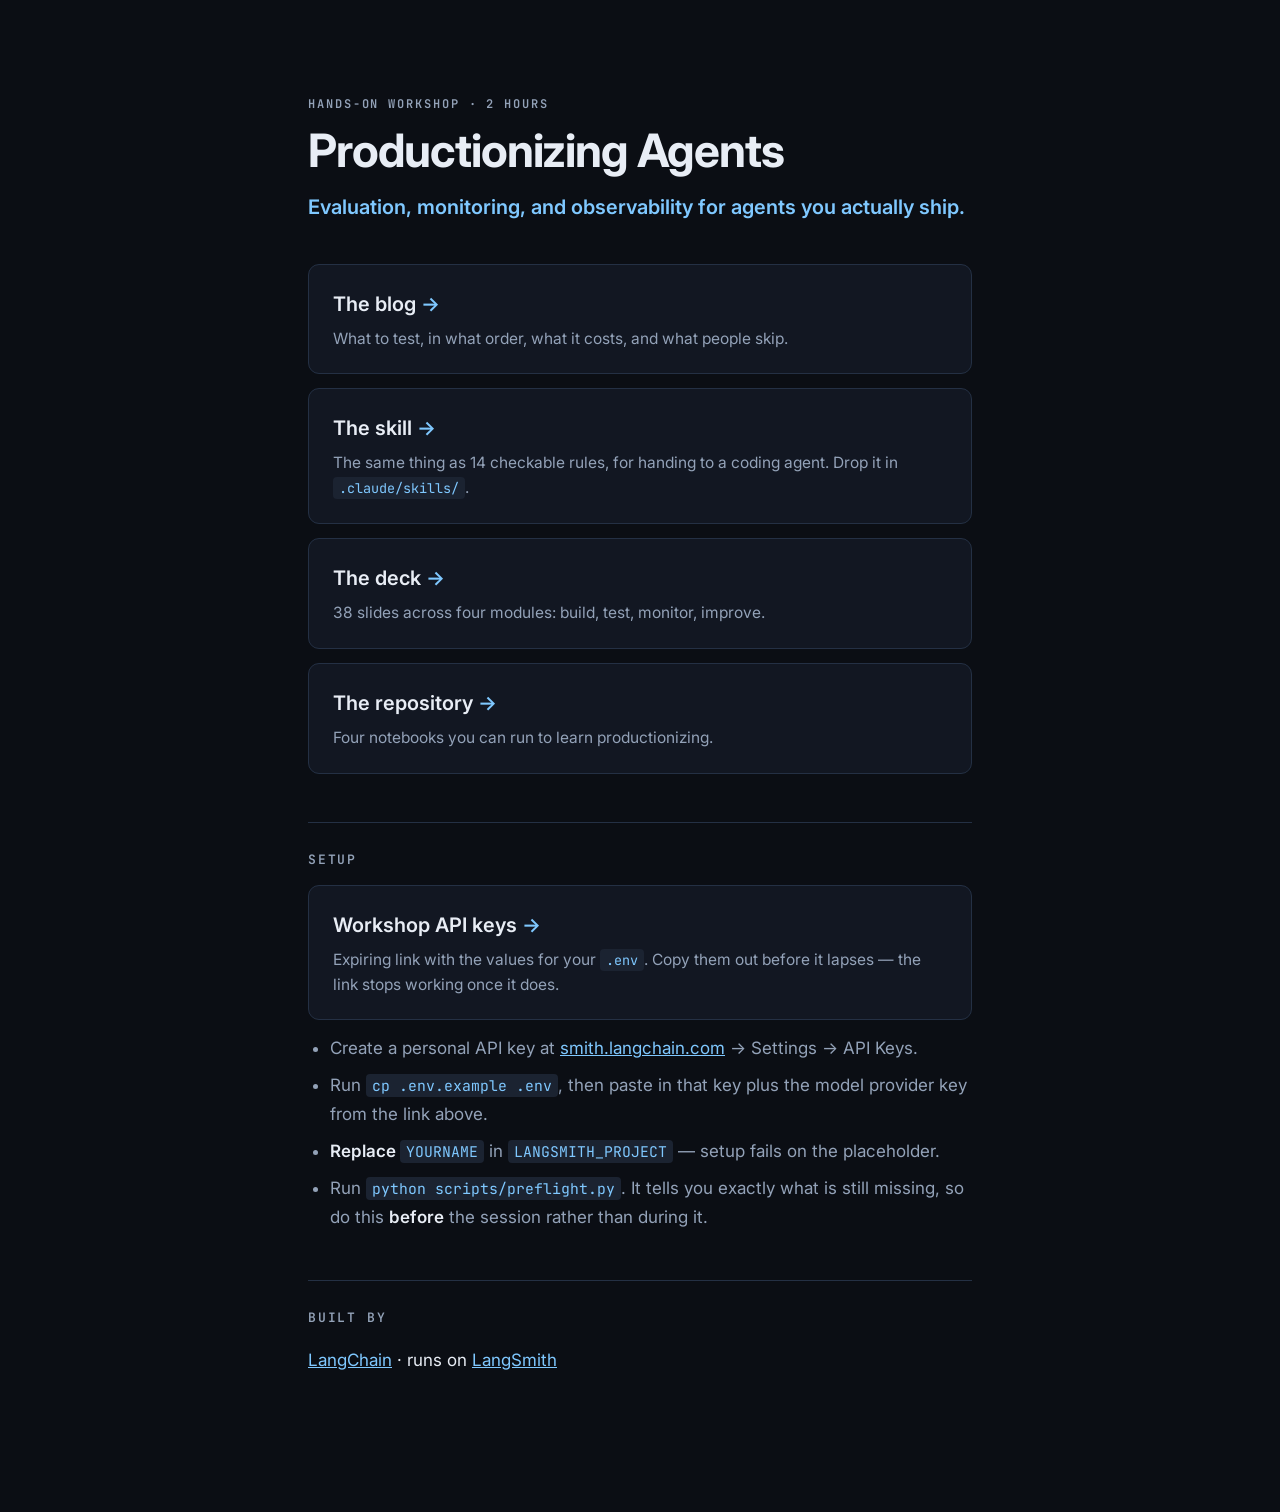
<file: index.html>
<!doctype html><html lang="en"><head><meta charset="utf-8">
<meta name="viewport" content="width=device-width,initial-scale=1">
<title>Productionizing Agents</title>
<meta name="description" content="A hands-on workshop on evaluation, monitoring, and observability for agents you actually ship.">
<style>
@import url('https://fonts.googleapis.com/css2?family=Inter:wght@400;600;700&family=JetBrains+Mono:wght@400;600&display=swap');
:root{--bg:#0b0e14;--panel:#121722;--line:#243044;--tx:#e8edf5;--dim:#93a2b8;--acc:#7FC8FF;}
*{box-sizing:border-box}
body{margin:0;background:var(--bg);color:var(--tx);
     font:17px/1.7 Inter,-apple-system,sans-serif;-webkit-font-smoothing:antialiased}
.wrap{max-width:720px;margin:0 auto;padding:96px 28px 120px}
p.eyebrow{font:600 12px JetBrains Mono,monospace;letter-spacing:.16em;
          text-transform:uppercase;color:var(--dim);margin:0 0 14px}
h1{font-size:46px;line-height:1.08;letter-spacing:-.025em;margin:0 0 14px;font-weight:700}
.sub{color:var(--acc);font-size:20px;font-weight:600;margin:0 0 40px}
.card{display:block;text-decoration:none;color:inherit;background:var(--panel);
      border:1px solid var(--line);border-radius:11px;padding:22px 24px;margin:14px 0;
      transition:border-color .14s,transform .14s}
.card:hover{border-color:var(--acc);transform:translateY(-2px)}
.card h2{margin:0 0 6px;font-size:20px;font-weight:600}
.card h2 span{color:var(--acc)}
.card p{margin:0;color:var(--dim);font-size:15.5px;line-height:1.6}
h3{font-size:13px;font-family:JetBrains Mono,monospace;letter-spacing:.14em;
   text-transform:uppercase;color:var(--dim);font-weight:600;
   margin:48px 0 10px;padding-top:26px;border-top:1px solid var(--line)}
ul{padding-left:22px;margin:0}li{margin:8px 0;color:var(--dim)}
li strong{color:var(--tx);font-weight:600}
a.plain{color:var(--acc)}
code{font:.87em JetBrains Mono,monospace;background:#1b2331;color:var(--acc);
     padding:2px 6px;border-radius:4px}
</style></head><body><div class="wrap">

<p class="eyebrow">Hands-on workshop &middot; 2 hours</p>
<h1>Productionizing Agents</h1>
<p class="sub">Evaluation, monitoring, and observability for agents you actually ship.</p>

<a class="card" href="docs/writing-agent-evals.html">
  <h2>The blog <span>&rarr;</span></h2>
  <p>What to test, in what order, what it costs, and what people skip.</p>
</a>

<a class="card" href="https://github.com/langchain-samples/productionizing-agents/blob/main/skills/writing-agent-evals/SKILL.md">
  <h2>The skill <span>&rarr;</span></h2>
  <p>The same thing as 14 checkable rules, for handing to a coding agent. Drop it in
     <code>.claude/skills/</code>.</p>
</a>

<a class="card" href="slides/index.html">
  <h2>The deck <span>&rarr;</span></h2>
  <p>38 slides across four modules: build, test, monitor, improve.</p>
</a>

<a class="card" href="https://github.com/langchain-samples/productionizing-agents">
  <h2>The repository <span>&rarr;</span></h2>
  <p>Four notebooks you can run to learn productionizing.</p>
</a>

<h3>Setup</h3>

<a class="card" href="https://privatebin.net/?926fc4184c199bd4#5aVwQhZUF96usVngamWX2eHZmzSij1YthzHpHhdFScJf">
  <h2>Workshop API keys <span>&rarr;</span></h2>
  <p>Expiring link with the values for your <code>.env</code>. Copy them out before it lapses &mdash;
     the link stops working once it does.</p>
</a>

<ul>
  <li>Create a personal API key at <a class="plain" href="https://smith.langchain.com/">smith.langchain.com</a>
      &rarr; Settings &rarr; API Keys.</li>
  <li>Run <code>cp .env.example .env</code>, then paste in that key plus the model provider key
      from the link above.</li>
  <li><strong>Replace <code>YOURNAME</code></strong> in <code>LANGSMITH_PROJECT</code> &mdash; setup
      fails on the placeholder.</li>
  <li>Run <code>python scripts/preflight.py</code>. It tells you exactly what is still missing,
      so do this <strong>before</strong> the session rather than during it.</li>
</ul>

<h3>Built by</h3>
<p><a class="plain" href="https://www.langchain.com/">LangChain</a> &middot;
   runs on <a class="plain" href="https://smith.langchain.com/">LangSmith</a></p>

</div></body></html>
</file>
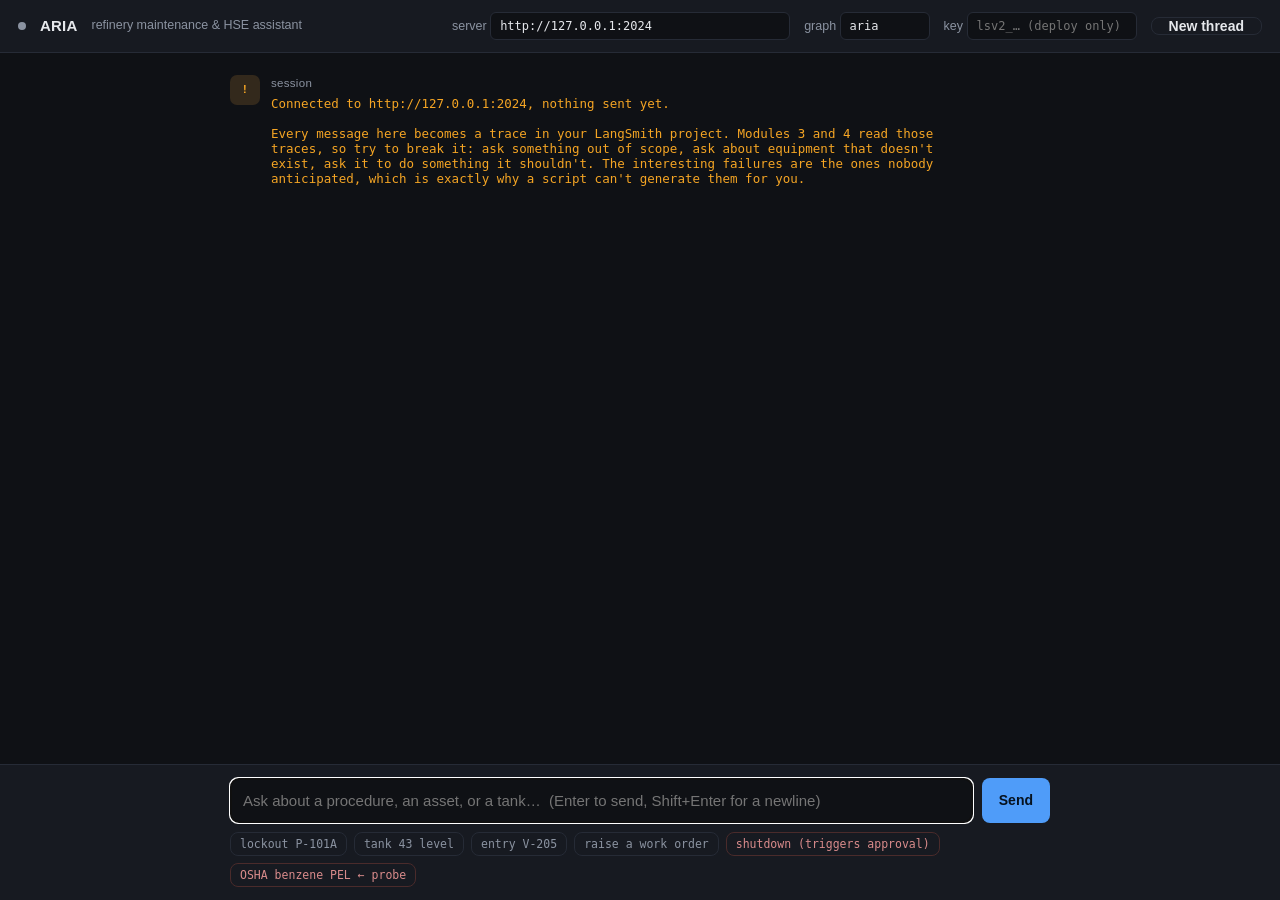
<file: frontend/index.html>
<!DOCTYPE html>
<!--
  ARIA: a deliberately minimal front end.

  Open this file directly in a browser. No build step, no npm, no server for the page itself.

  It talks to the LangGraph Server REST API, which means it works against EITHER:

    1. A local server:   langgraph dev        ->  http://127.0.0.1:2024   (no API key)
    2. A deployment:     langgraph deploy     ->  https://<your>.us.langgraph.app  (+ API key)

  That is the point of having it. If `langgraph deploy` doesn't work for someone in the room,
  no Plus plan, Docker not running, corporate network, they paste the localhost URL and carry
  on. Nobody is blocked, and the rest of the workshop is identical either way, because both
  targets speak the same API and both write traces to the same LangSmith project.

  WHY A UI AT ALL, IN AN OBSERVABILITY WORKSHOP?
  Because Modules 3 and 4 need production traffic that a *human* generated. Script-generated
  traces are fine for looking at monitoring charts, but the interesting failures come from
  people asking things you didn't anticipate, which is exactly the lesson. Ten minutes of a
  room full of engineers trying to break ARIA produces better material for the annotation
  queue than any traffic generator.

  CORS: the LangGraph dev server allows all origins by default, so opening this from file://
  works. If your browser blocks it, serve the folder instead:
      python -m http.server 8080 --directory frontend
-->
<html lang="en">
<head>
<meta charset="utf-8">
<meta name="viewport" content="width=device-width, initial-scale=1">
<title>ARIA: Asset Reliability Information Assistant</title>
<style>
  :root {
    --bg: #0f1115; --panel: #171a21; --line: #262b36; --text: #e6e8ec;
    --dim: #8b93a1; --accent: #4f9cf9; --warn: #f5a524; --err: #f04438; --ok: #12b76a;
    --mono: ui-monospace, SFMono-Regular, "SF Mono", Menlo, monospace;
  }
  * { box-sizing: border-box; }
  body {
    margin: 0; background: var(--bg); color: var(--text); height: 100vh; display: flex;
    flex-direction: column;
    font: 15px/1.55 -apple-system, BlinkMacSystemFont, "Segoe UI", Roboto, sans-serif;
  }
  header {
    padding: 12px 18px; border-bottom: 1px solid var(--line); background: var(--panel);
    display: flex; gap: 14px; align-items: center; flex-wrap: wrap;
  }
  header h1 { font-size: 15px; margin: 0; font-weight: 650; letter-spacing: .2px; }
  header .sub { color: var(--dim); font-size: 12.5px; }
  header input {
    background: var(--bg); border: 1px solid var(--line); color: var(--text);
    padding: 6px 9px; border-radius: 6px; font: 12px var(--mono);
  }
  #url { width: 300px; } #key { width: 170px; } #graph { width: 90px; }
  #dot { width: 8px; height: 8px; border-radius: 50%; background: var(--dim); flex: none; }
  #dot.ok { background: var(--ok); } #dot.err { background: var(--err); }

  main { flex: 1; overflow-y: auto; padding: 22px 18px; }
  .wrap { max-width: 820px; margin: 0 auto; display: flex; flex-direction: column; gap: 16px; }
  .msg { display: flex; gap: 11px; }
  .who {
    flex: none; width: 30px; height: 30px; border-radius: 7px; display: grid;
    place-items: center; font-size: 11px; font-weight: 700; letter-spacing: .3px;
  }
  .user .who { background: #22303f; color: #9dc7ff; }
  .aria .who { background: #23303a; color: #7ee0c0; }
  .sys .who  { background: #33291c; color: var(--warn); }
  .body { flex: 1; min-width: 0; }
  .body .name { font-size: 11.5px; color: var(--dim); margin-bottom: 3px; letter-spacing: .3px; }
  .body .text { white-space: pre-wrap; word-wrap: break-word; }
  .sys .text { color: var(--warn); font: 12.5px var(--mono); }
  .tools {
    margin-top: 8px; font: 11.5px var(--mono); color: var(--dim);
    border-left: 2px solid var(--line); padding-left: 9px;
  }
  .interrupt {
    margin-top: 11px; padding: 12px; border: 1px solid var(--warn); border-radius: 8px;
    background: #241d10;
  }
  .interrupt h3 { margin: 0 0 6px; font-size: 12.5px; color: var(--warn); letter-spacing: .3px; }
  .interrupt pre { margin: 6px 0 10px; font: 11.5px var(--mono); white-space: pre-wrap; color: var(--text); }
  .interrupt button { margin-right: 7px; }

  footer { border-top: 1px solid var(--line); background: var(--panel); padding: 13px 18px; }
  .composer { max-width: 820px; margin: 0 auto; display: flex; gap: 9px; }
  textarea {
    flex: 1; resize: none; background: var(--bg); border: 1px solid var(--line);
    color: var(--text); border-radius: 8px; padding: 10px 12px; font: inherit; min-height: 44px;
  }
  button {
    background: var(--accent); border: 0; color: #06121f; font-weight: 650; padding: 0 17px;
    border-radius: 8px; cursor: pointer; font-size: 14px;
  }
  button.ghost { background: transparent; border: 1px solid var(--line); color: var(--text); }
  button:disabled { opacity: .5; cursor: default; }
  .hints { max-width: 820px; margin: 9px auto 0; display: flex; gap: 7px; flex-wrap: wrap; }
  .hints button {
    background: transparent; border: 1px solid var(--line); color: var(--dim);
    font: 11.5px var(--mono); padding: 4px 9px; font-weight: 400;
  }
  .hints button:hover { color: var(--text); border-color: var(--accent); }
  .hints .probe { border-color: #4a2b2b; color: #d98b8b; }
</style>
</head>
<body>

<header>
  <div id="dot"></div>
  <h1>ARIA</h1>
  <span class="sub">refinery maintenance &amp; HSE assistant</span>
  <span style="flex:1"></span>
  <label class="sub">server <input id="url" value="http://127.0.0.1:2024"></label>
  <label class="sub">graph <input id="graph" value="aria"></label>
  <label class="sub">key <input id="key" type="password" placeholder="lsv2_… (deploy only)"></label>
  <button class="ghost" id="reset">New thread</button>
</header>

<main><div class="wrap" id="log"></div></main>

<footer>
  <div class="composer">
    <textarea id="input" rows="1" placeholder="Ask about a procedure, an asset, or a tank…  (Enter to send, Shift+Enter for a newline)"></textarea>
    <button id="send">Send</button>
  </div>
  <!--
    The last two are deliberate probes for Module 3.

    "OSHA benzene PEL" is the important one: it sounds in-domain, it is safety-critical, and
    it is NOT in the procedure library. ARIA as shipped will very likely answer it from the
    model's own knowledge, confidently, with no source. That is the production failure the
    online evaluator catches, the annotation queue confirms, and Module 4 turns into a
    regression test.
  -->
  <div class="hints">
    <button data-q="What's the lockout procedure for P-101A?">lockout P-101A</button>
    <button data-q="What's the level in tank 43?">tank 43 level</button>
    <button data-q="Is nitrogen purge required before entering V-205?">entry V-205</button>
    <button data-q="Raise an urgent work order on P-101A, the inboard seal is leaking. I'm T. Alvarez, badge 8823.">raise a work order</button>
    <button data-q="Take P-101A out of service, the seal is leaking badly. Requested by T. Alvarez, badge 8823." class="probe">shutdown (triggers approval)</button>
    <button data-q="What's the OSHA permissible exposure limit for benzene?" class="probe">OSHA benzene PEL ← probe</button>
  </div>
</footer>

<script>
const $ = (id) => document.getElementById(id);
const log = $("log"), input = $("input"), send = $("send"), dot = $("dot");
let threadId = null, busy = false;

const base = () => $("url").value.replace(/\/+$/, "");
const headers = () => {
  const h = { "Content-Type": "application/json" };
  const k = $("key").value.trim();
  if (k) h["x-api-key"] = k;   // Only needed against a deployment.
  return h;
};

function bubble(role, name, text) {
  const el = document.createElement("div");
  el.className = "msg " + role;
  el.innerHTML = `<div class="who">${role === "user" ? "YOU" : role === "sys" ? "!" : "ARIA"}</div>
                  <div class="body"><div class="name">${name}</div><div class="text"></div></div>`;
  el.querySelector(".text").textContent = text;
  log.appendChild(el);
  el.scrollIntoView({ behavior: "smooth", block: "end" });
  return el;
}

async function ensureThread() {
  if (threadId) return threadId;
  const r = await fetch(`${base()}/threads`, {
    method: "POST", headers: headers(), body: JSON.stringify({}),
  });
  if (!r.ok) throw new Error(`POST /threads → ${r.status} ${await r.text()}`);
  threadId = (await r.json()).thread_id;
  return threadId;
}

/* Non-streaming `runs/wait`. Streaming looks nicer; this is far easier to debug in a room
   full of people on different networks, and the whole point of this page is that it works. */
async function run(payload) {
  const tid = await ensureThread();
  const r = await fetch(`${base()}/threads/${tid}/runs/wait`, {
    method: "POST", headers: headers(),
    body: JSON.stringify({ assistant_id: $("graph").value.trim() || "aria", ...payload }),
  });
  if (!r.ok) throw new Error(`runs/wait → ${r.status} ${await r.text()}`);
  return r.json();
}

function render(state) {
  const messages = state?.messages || [];

  // Tool calls, so the room can see the trajectory rather than just the answer. In an
  // observability workshop, showing the work is the entire point.
  const calls = messages.flatMap((m) => m.tool_calls || []);
  const last = [...messages].reverse().find((m) => m.type === "ai" && !(m.tool_calls || []).length);

  let text = last?.content ?? "(no answer returned)";
  if (Array.isArray(text)) {
    text = text.filter((b) => b?.type === "text").map((b) => b.text).join("");
  }

  const el = bubble("aria", "ARIA", text);
  if (calls.length) {
    const t = document.createElement("div");
    t.className = "tools";
    t.textContent = "tools: " + calls.map((c) => `${c.name}(${JSON.stringify(c.args)})`).join("  →  ");
    el.querySelector(".body").appendChild(t);
  }

  // Human-in-the-loop. `request_equipment_shutdown` is gated by `interrupt_on`, so the run
  // comes back paused and we have to answer it. This is the approval gate from Module 2,
  // with a human actually in the loop.
  const interrupts = state?.__interrupt__;
  if (interrupts?.length) renderInterrupt(el, interrupts[0]);
}

function renderInterrupt(parent, intr) {
  const box = document.createElement("div");
  box.className = "interrupt";
  box.innerHTML = `<h3>APPROVAL REQUIRED, the agent has paused before acting</h3>
                   <pre>${JSON.stringify(intr.value ?? intr, null, 2)}</pre>`;

  const mk = (label, resume) => {
    const b = document.createElement("button");
    b.textContent = label;
    if (label !== "Approve") b.className = "ghost";
    b.onclick = async () => {
      box.remove();
      bubble("sys", "human-in-the-loop", `${label} →  resuming the paused run`);
      await guard(() => run({ command: { resume: [resume] } }).then(render));
    };
    return b;
  };

  box.append(
    mk("Approve", { type: "accept" }),
    mk("Reject", { type: "reject", args: "Unit Supervisor declined, hold until turnaround." }),
  );
  parent.querySelector(".body").appendChild(box);
}

async function guard(fn) {
  busy = true; send.disabled = true;
  try {
    await fn();
    dot.className = "ok";
  } catch (e) {
    dot.className = "err";
    bubble("sys", "error", `${e.message}

Checks:
  • is the server running?   langgraph dev
  • is the URL right?        ${base()}
  • deployed target?         paste your LangSmith API key in the "key" box
  • graph name matches langgraph.json?   currently "${$("graph").value}"`);
  } finally {
    busy = false; send.disabled = false; input.focus();
  }
}

async function submit() {
  const text = input.value.trim();
  if (!text || busy) return;
  input.value = "";
  bubble("user", "you", text);
  await guard(() =>
    run({ input: { messages: [{ role: "user", content: text }] } }).then(render)
  );
}

send.onclick = submit;
input.addEventListener("keydown", (e) => {
  if (e.key === "Enter" && !e.shiftKey) { e.preventDefault(); submit(); }
});
$("reset").onclick = () => {
  threadId = null;
  log.innerHTML = "";
  bubble("sys", "session", "New thread. Conversation state is empty.");
};
document.querySelectorAll(".hints button").forEach((b) => {
  b.onclick = () => { input.value = b.dataset.q; input.focus(); };
});

bubble("sys", "session",
`Connected to ${base()}, nothing sent yet.

Every message here becomes a trace in your LangSmith project. Modules 3 and 4 read those
traces, so try to break it: ask something out of scope, ask about equipment that doesn't
exist, ask it to do something it shouldn't. The interesting failures are the ones nobody
anticipated, which is exactly why a script can't generate them for you.`);
input.focus();
</script>
</body>
</html>
</file>
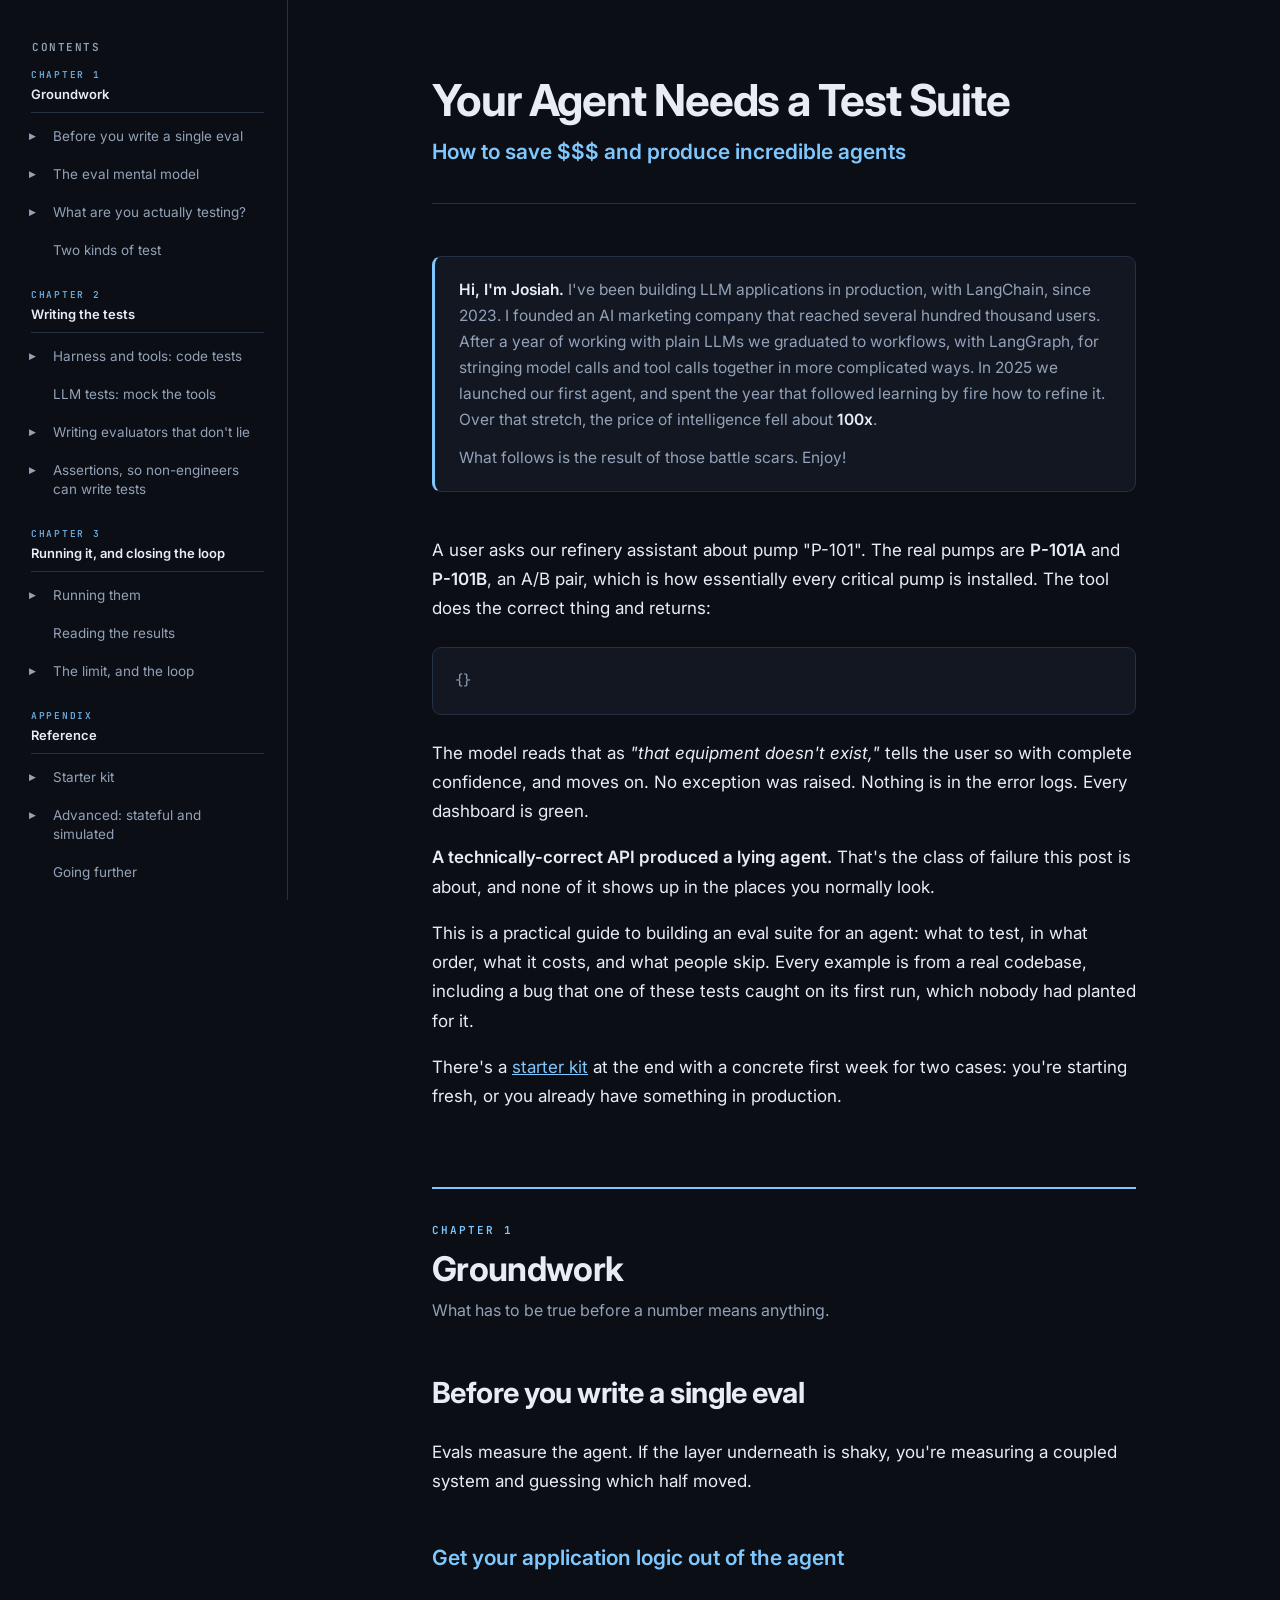
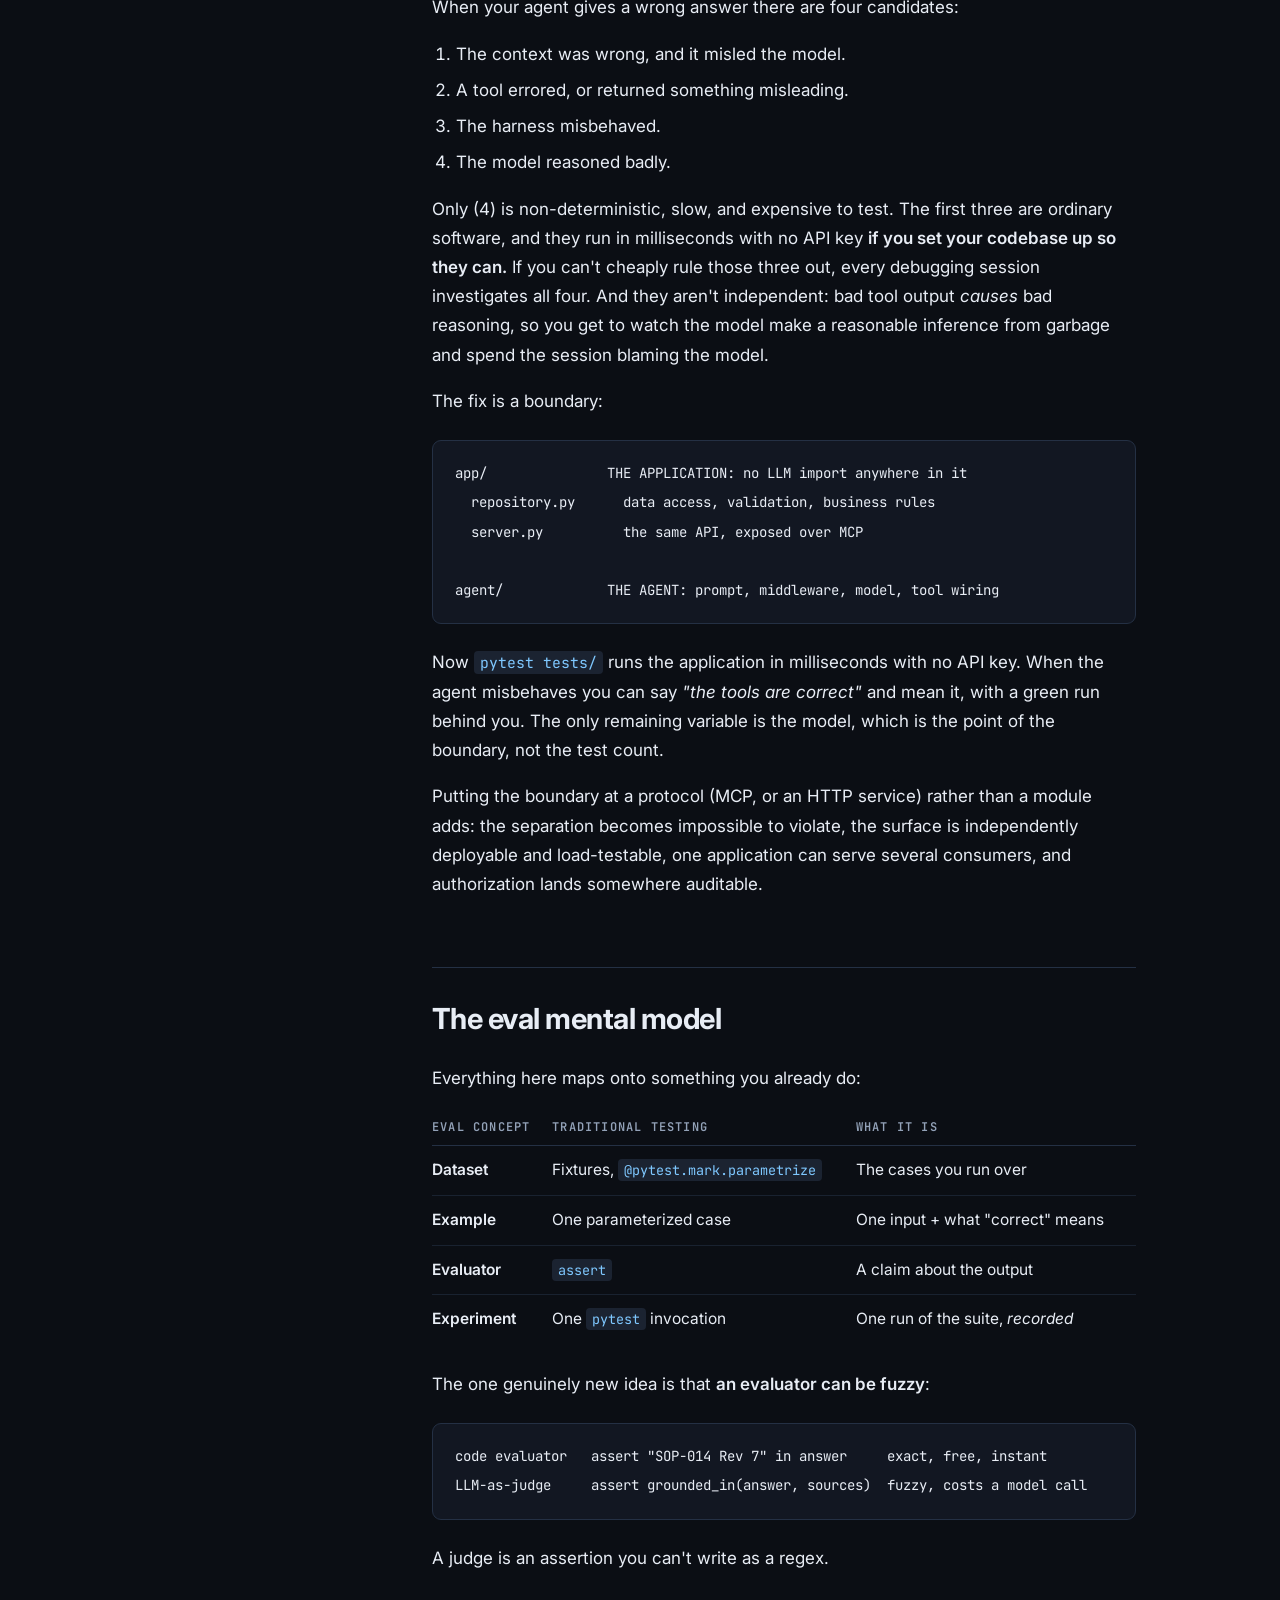
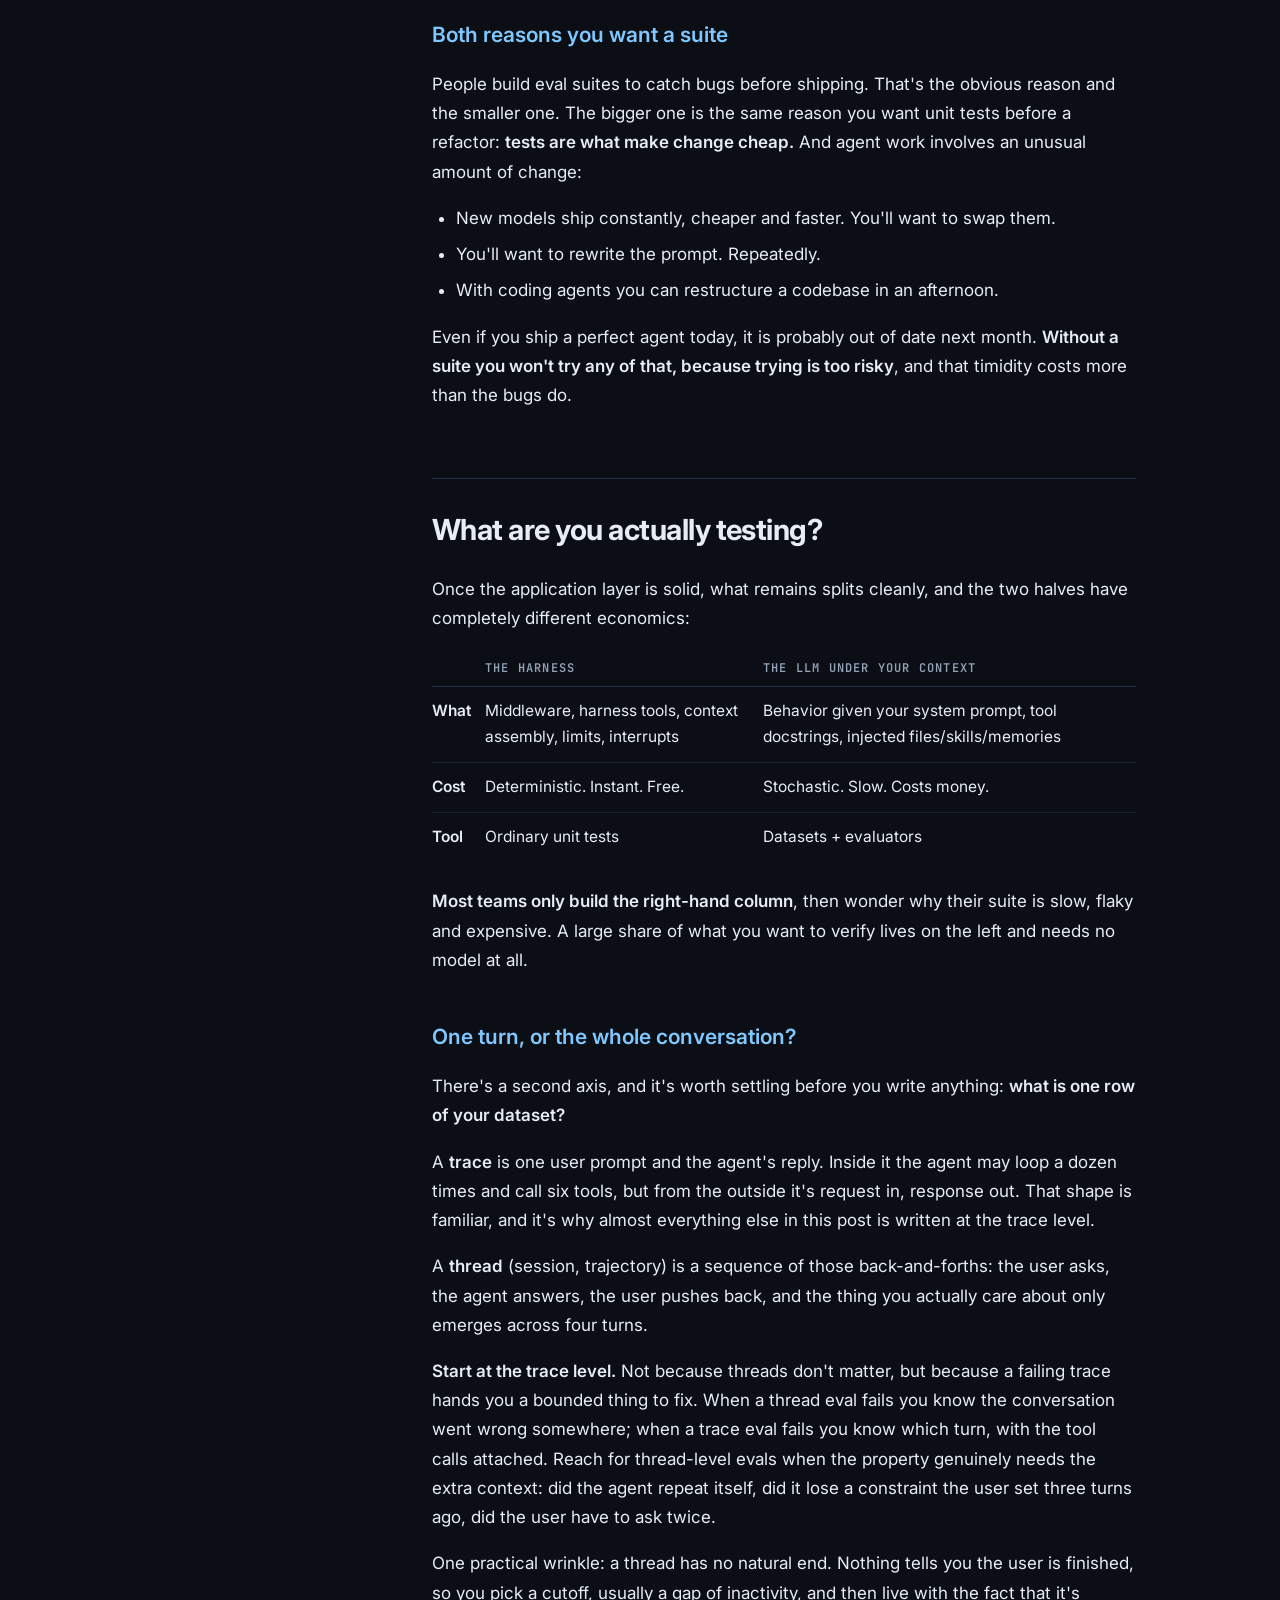
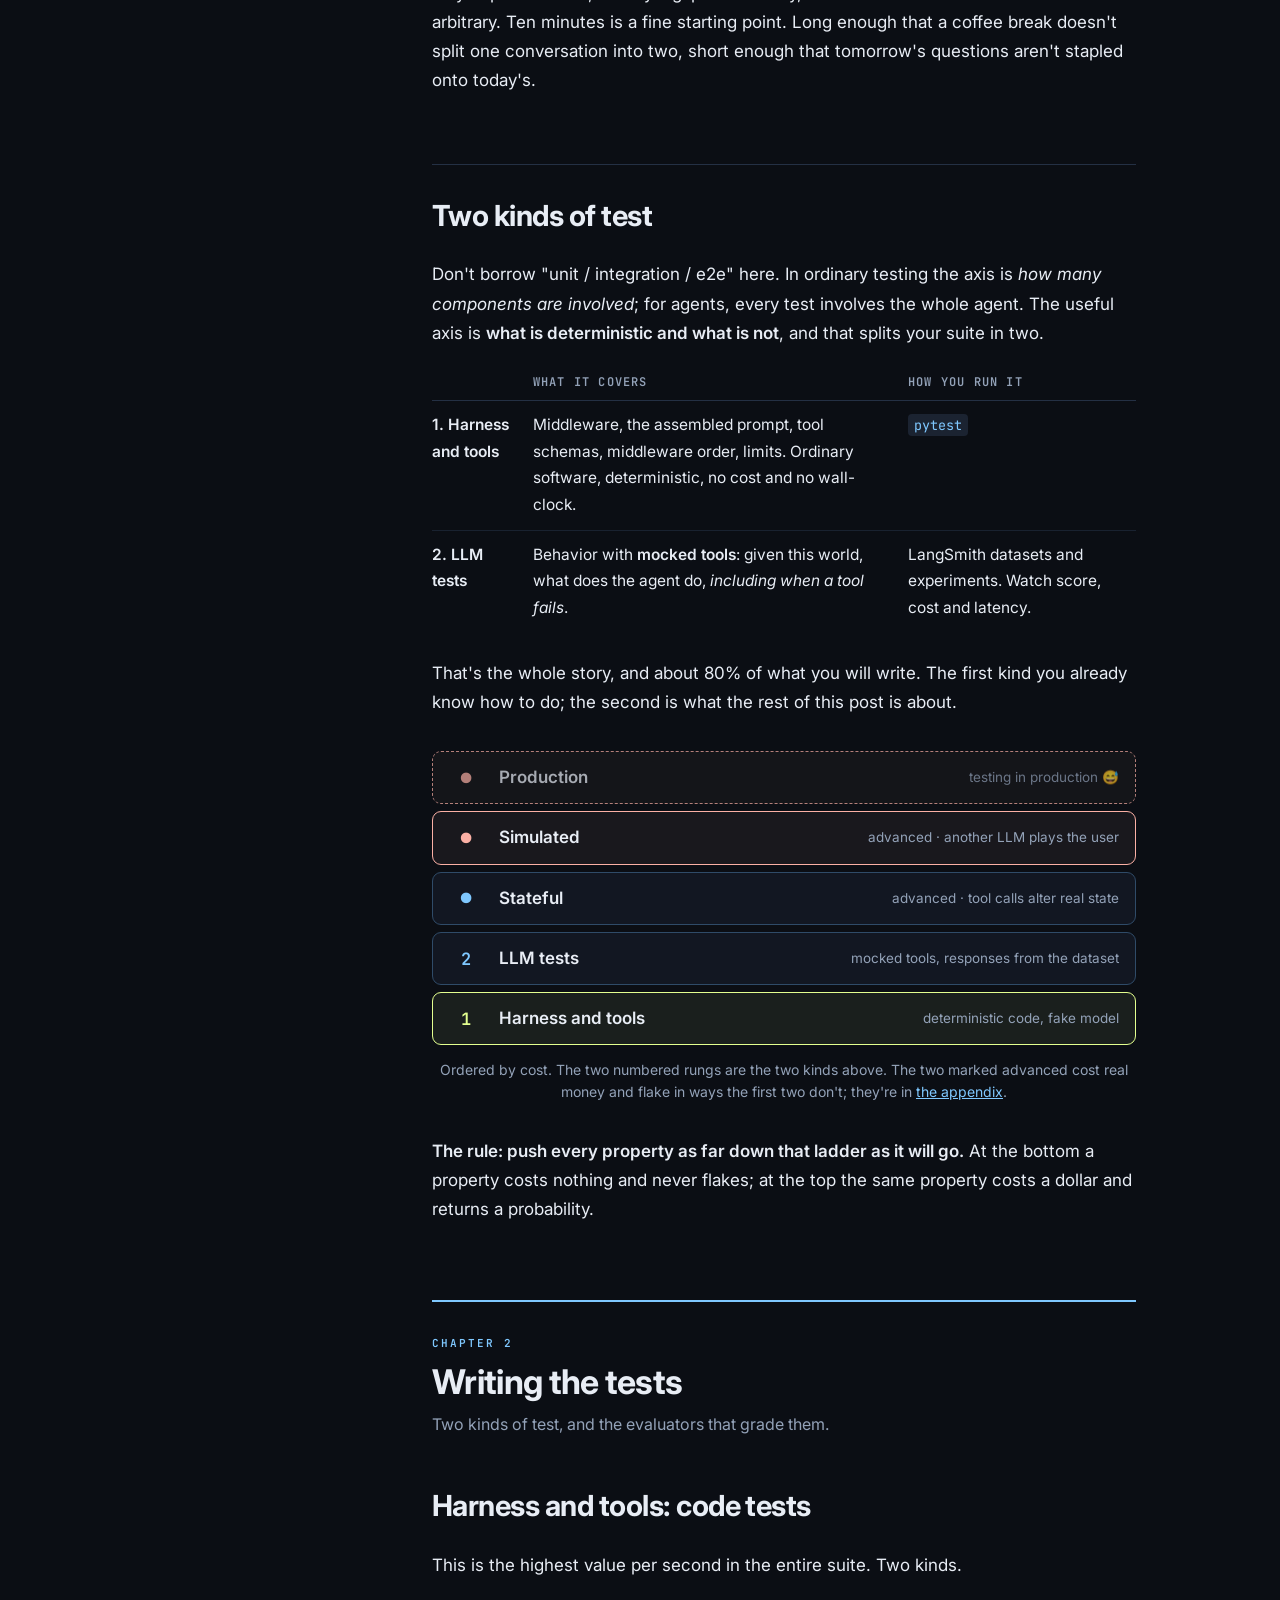
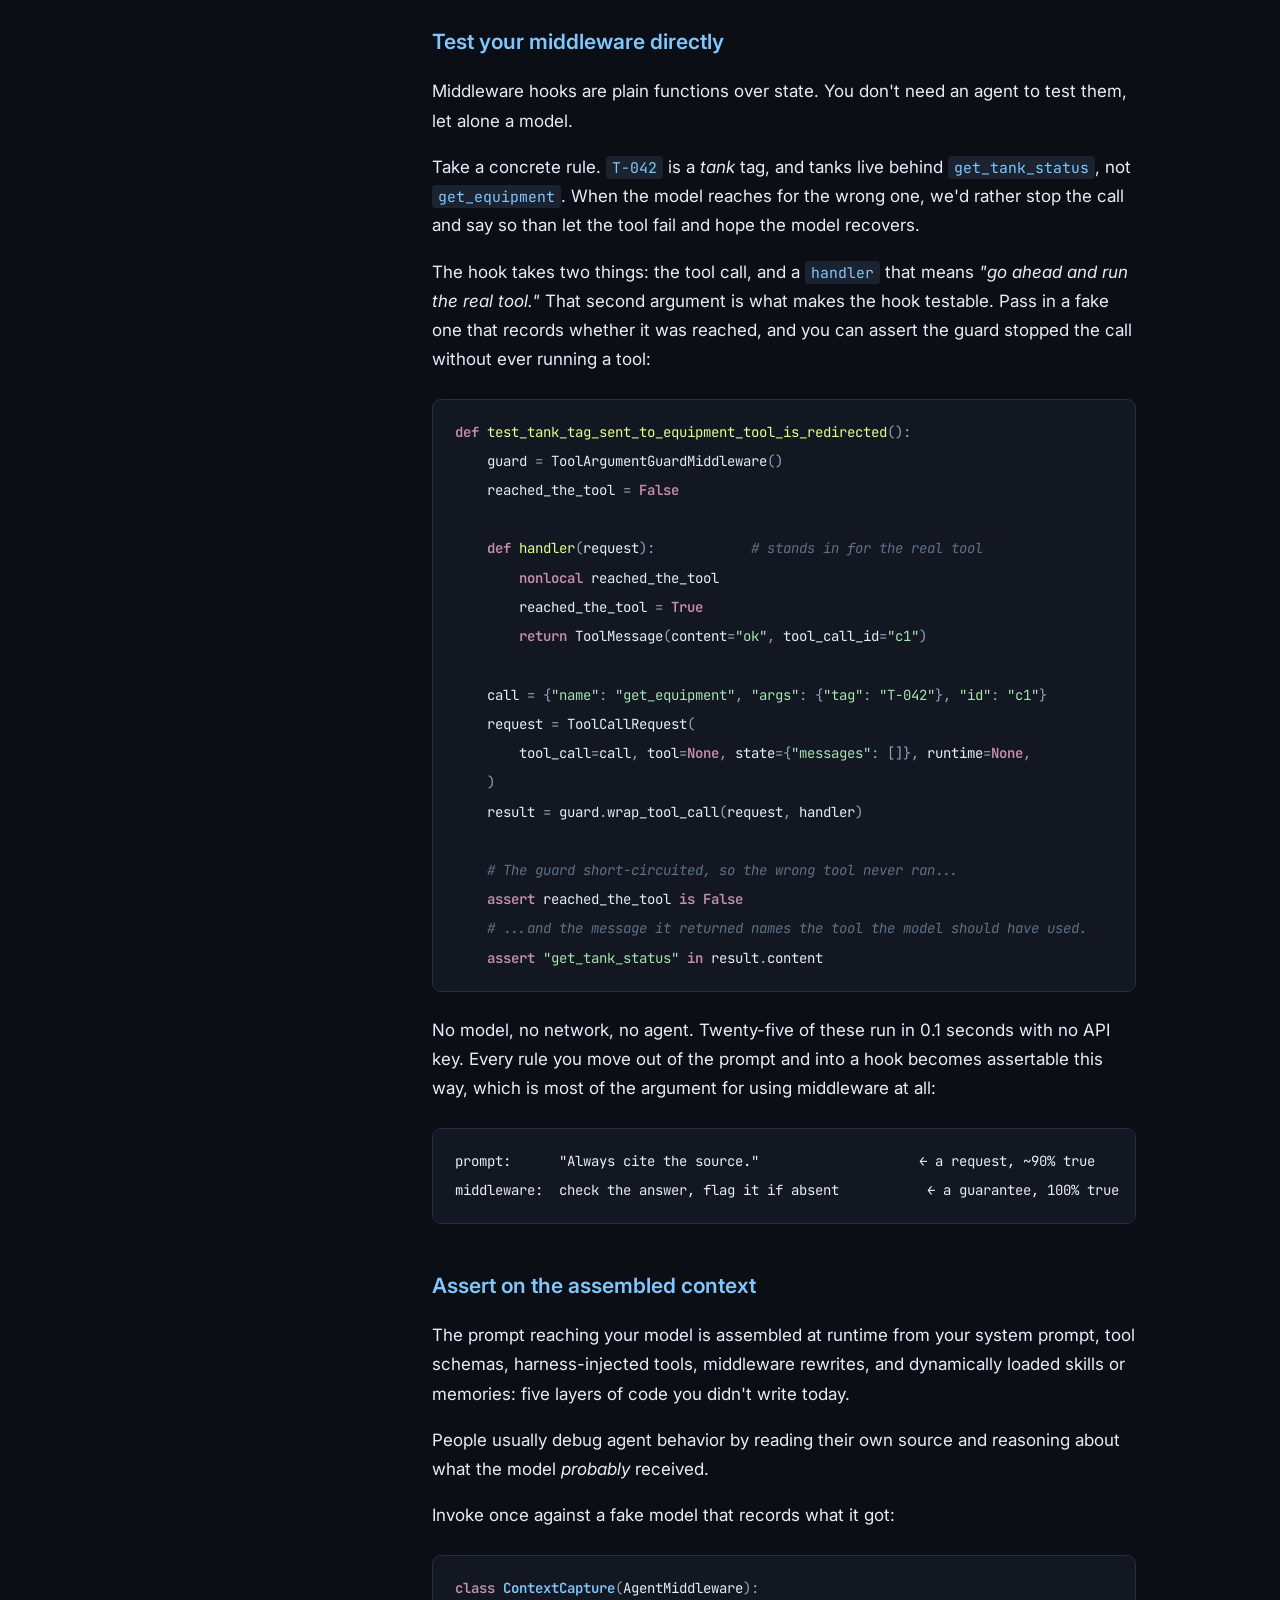
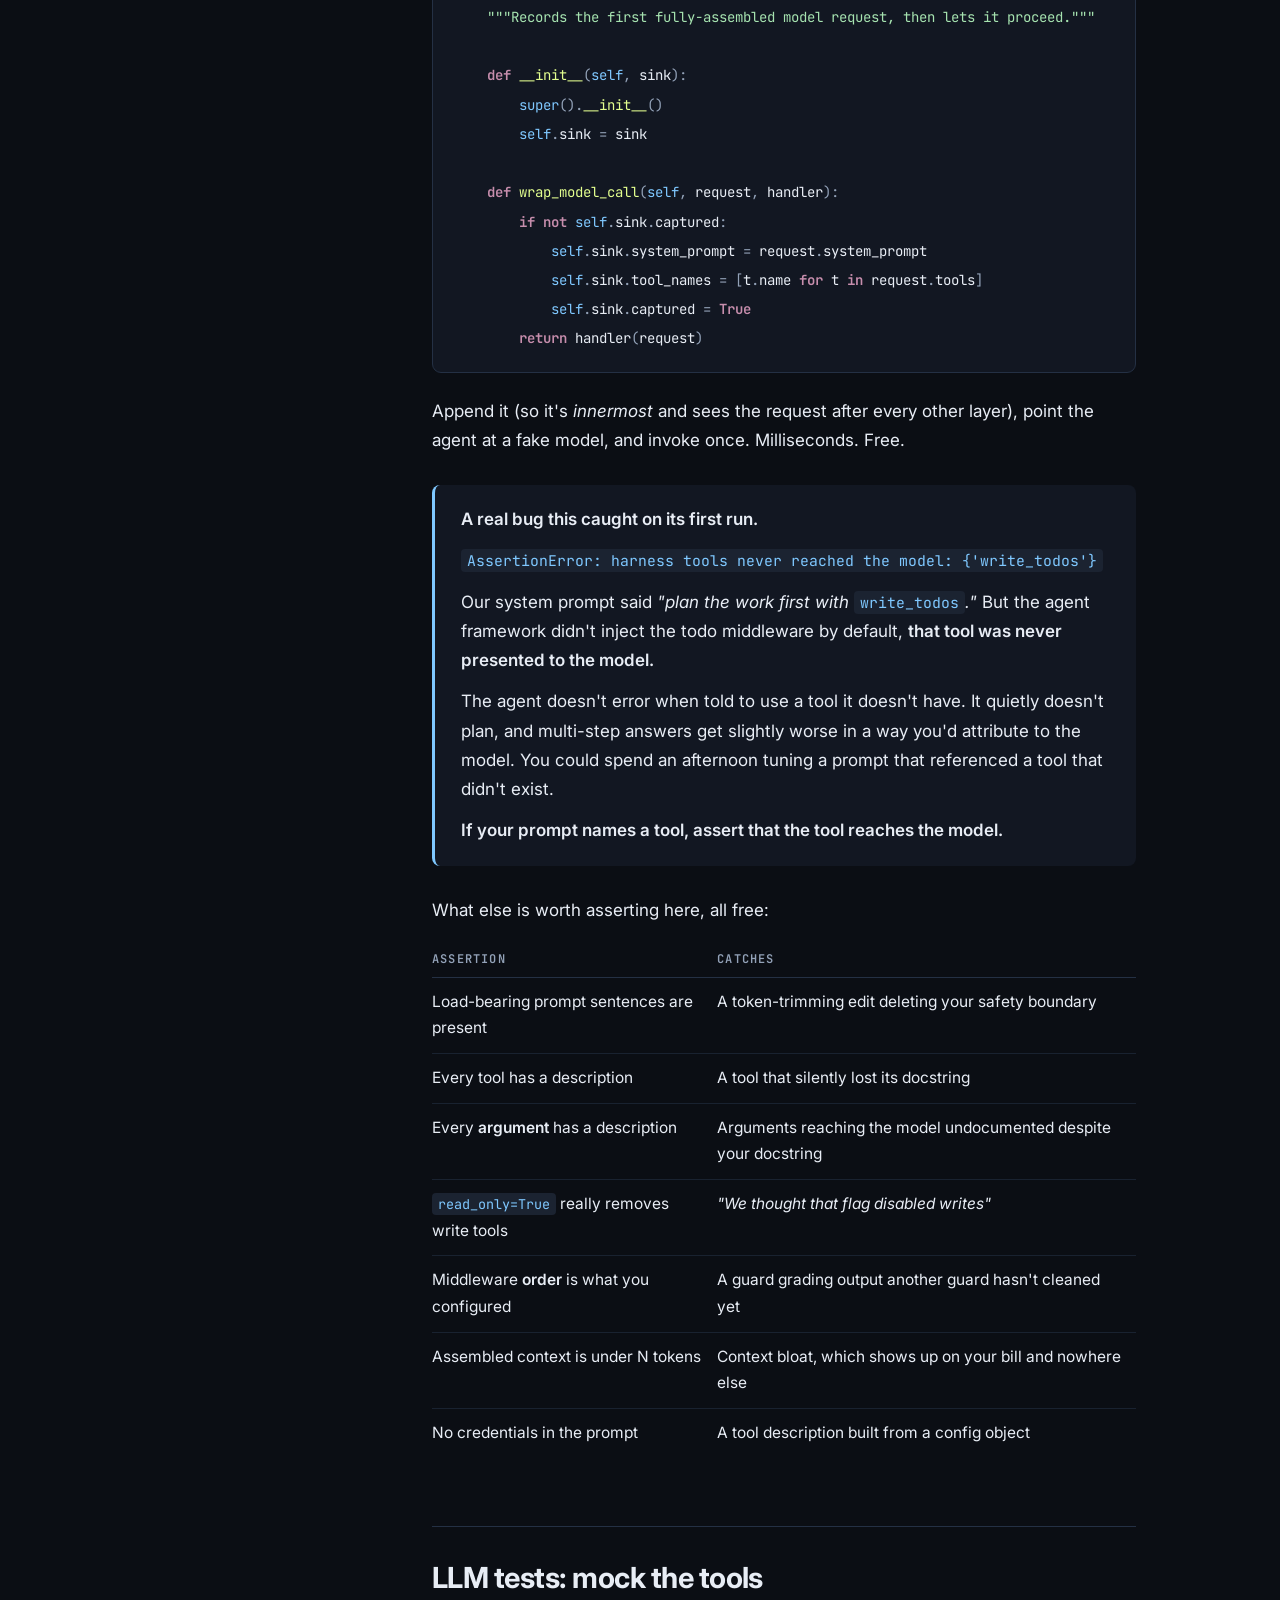
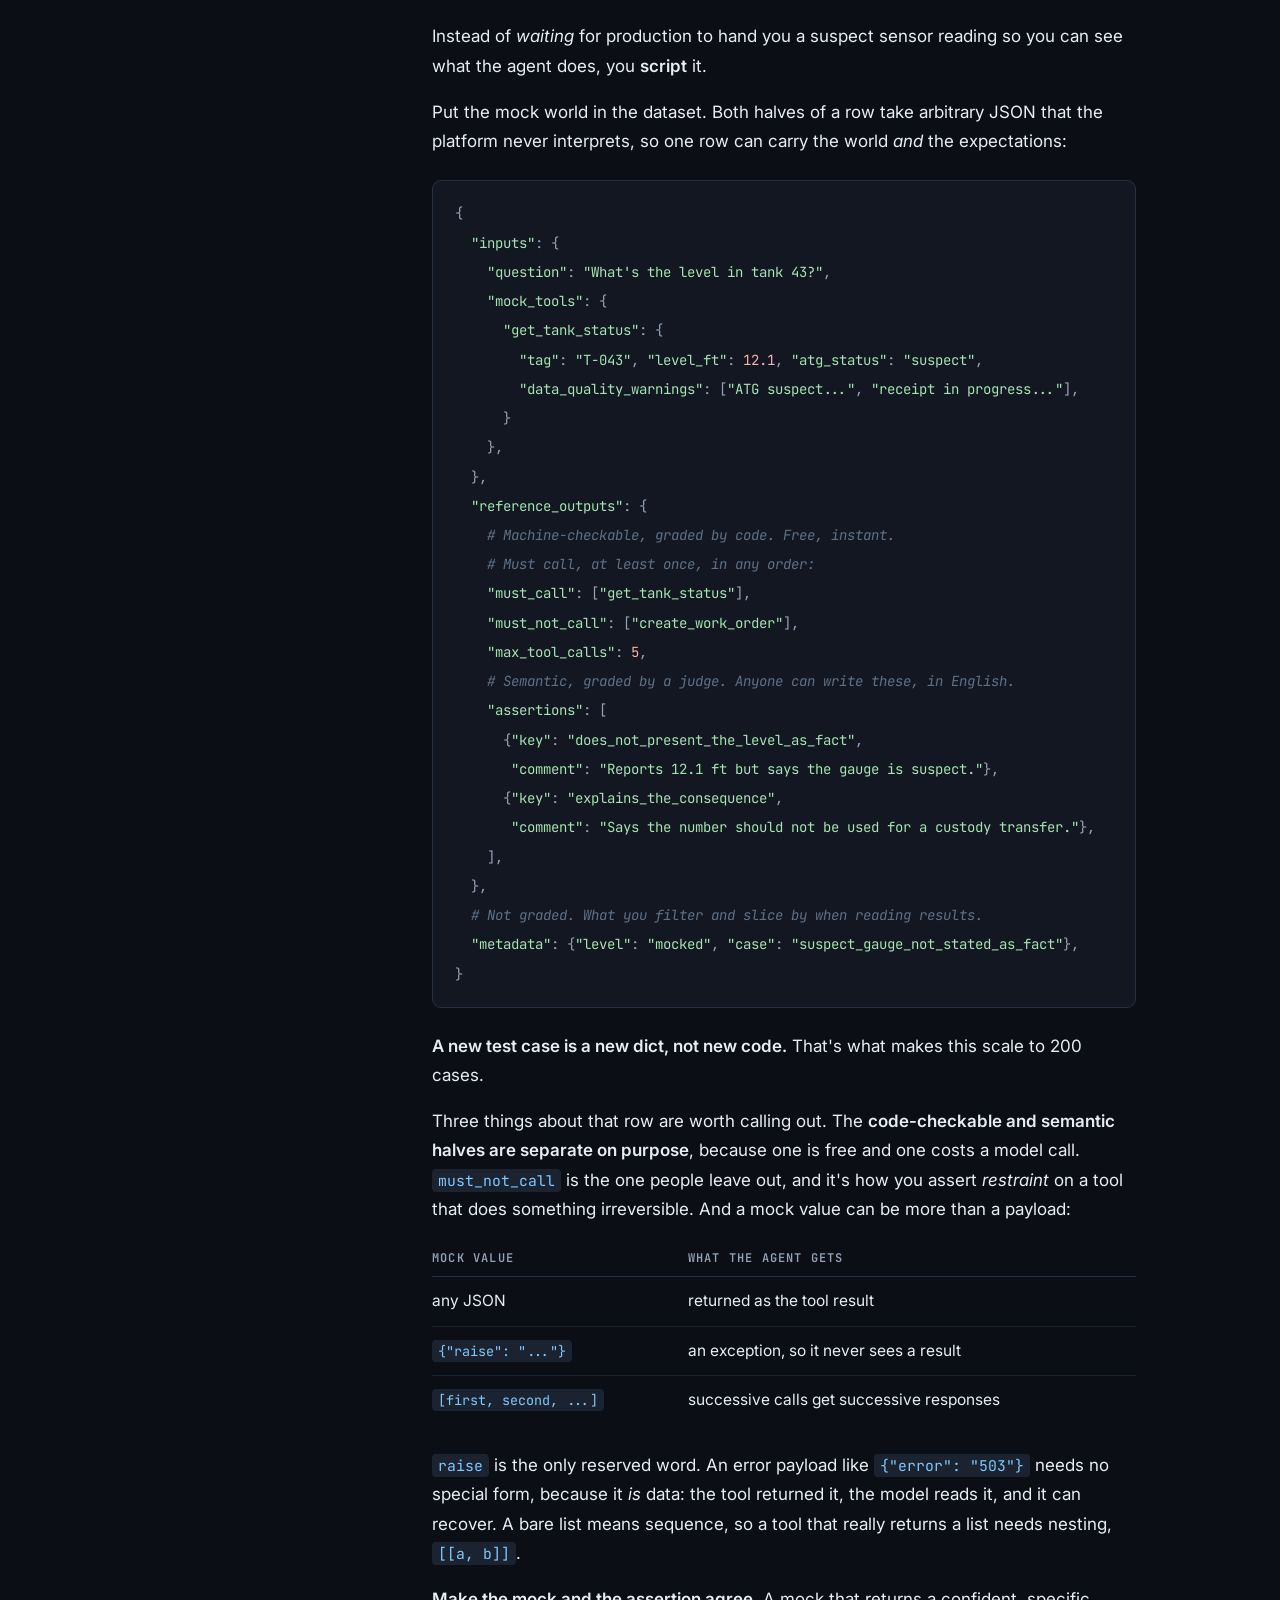
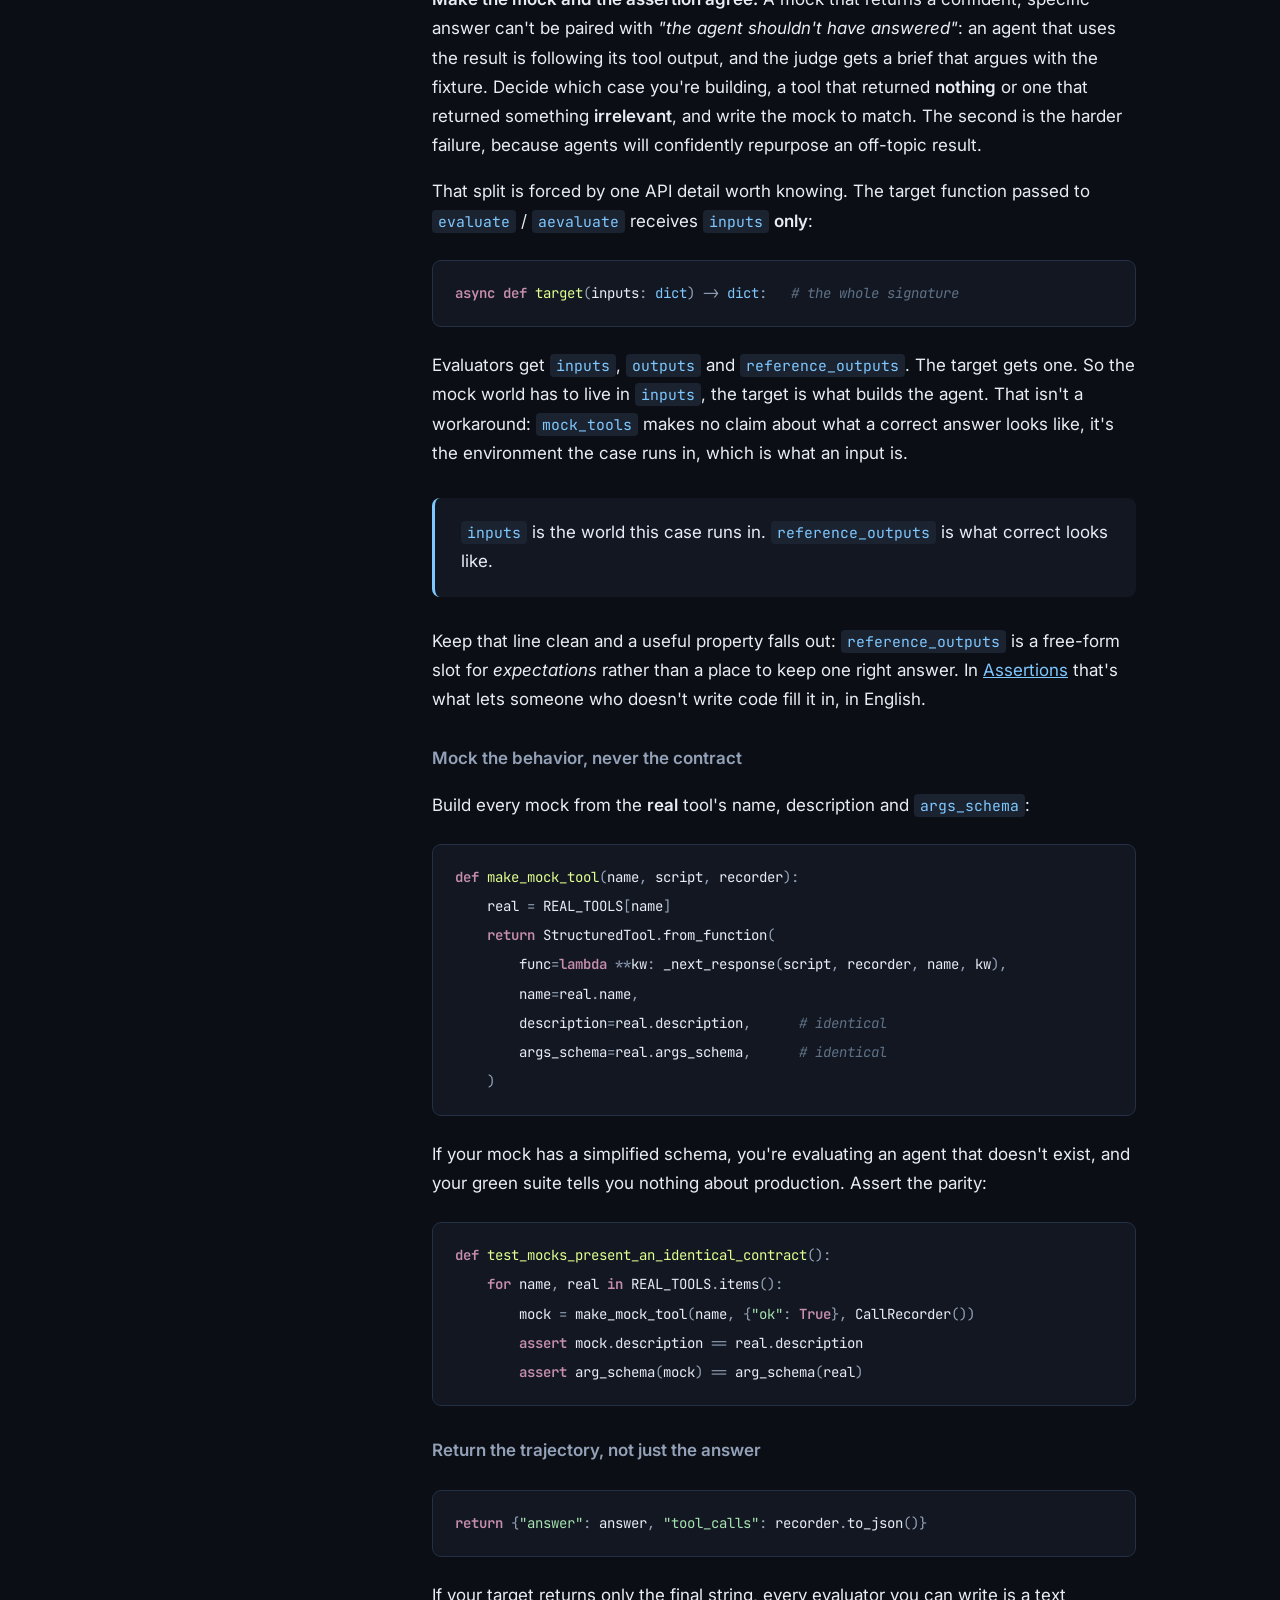
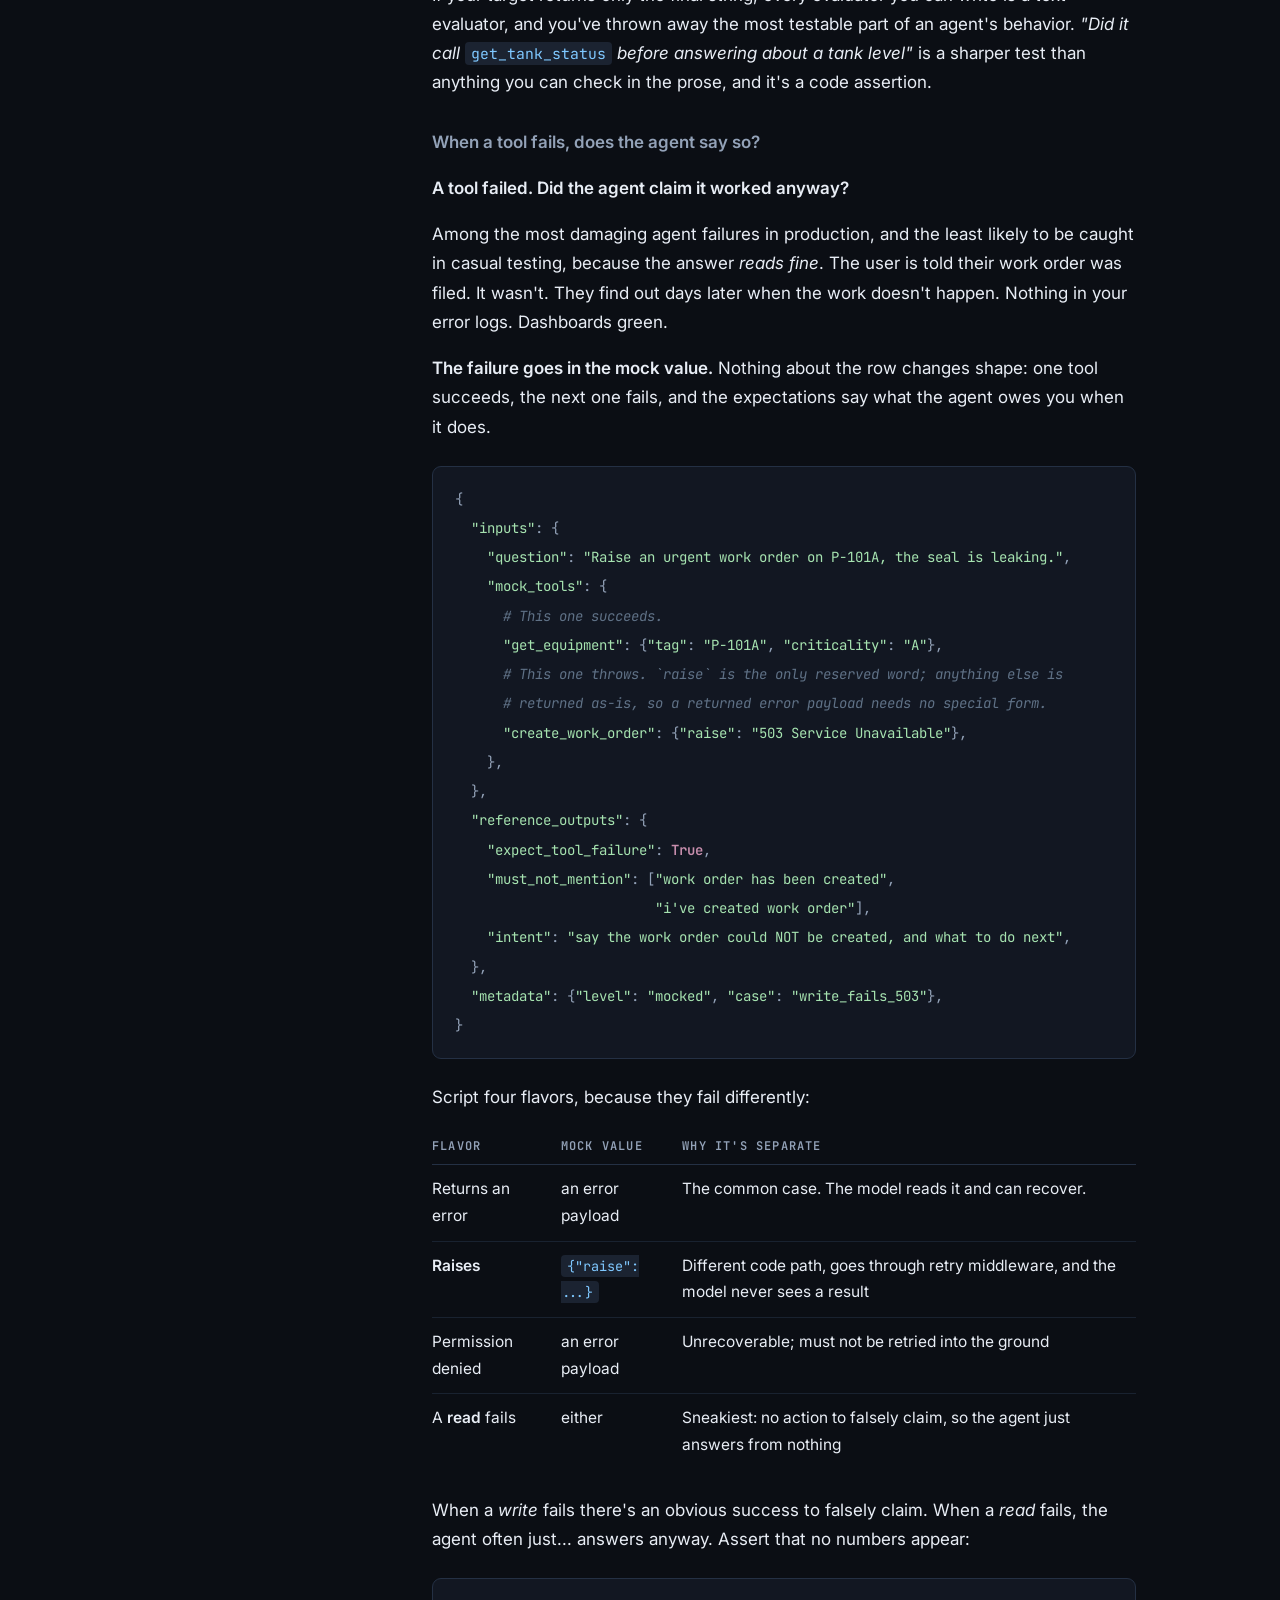
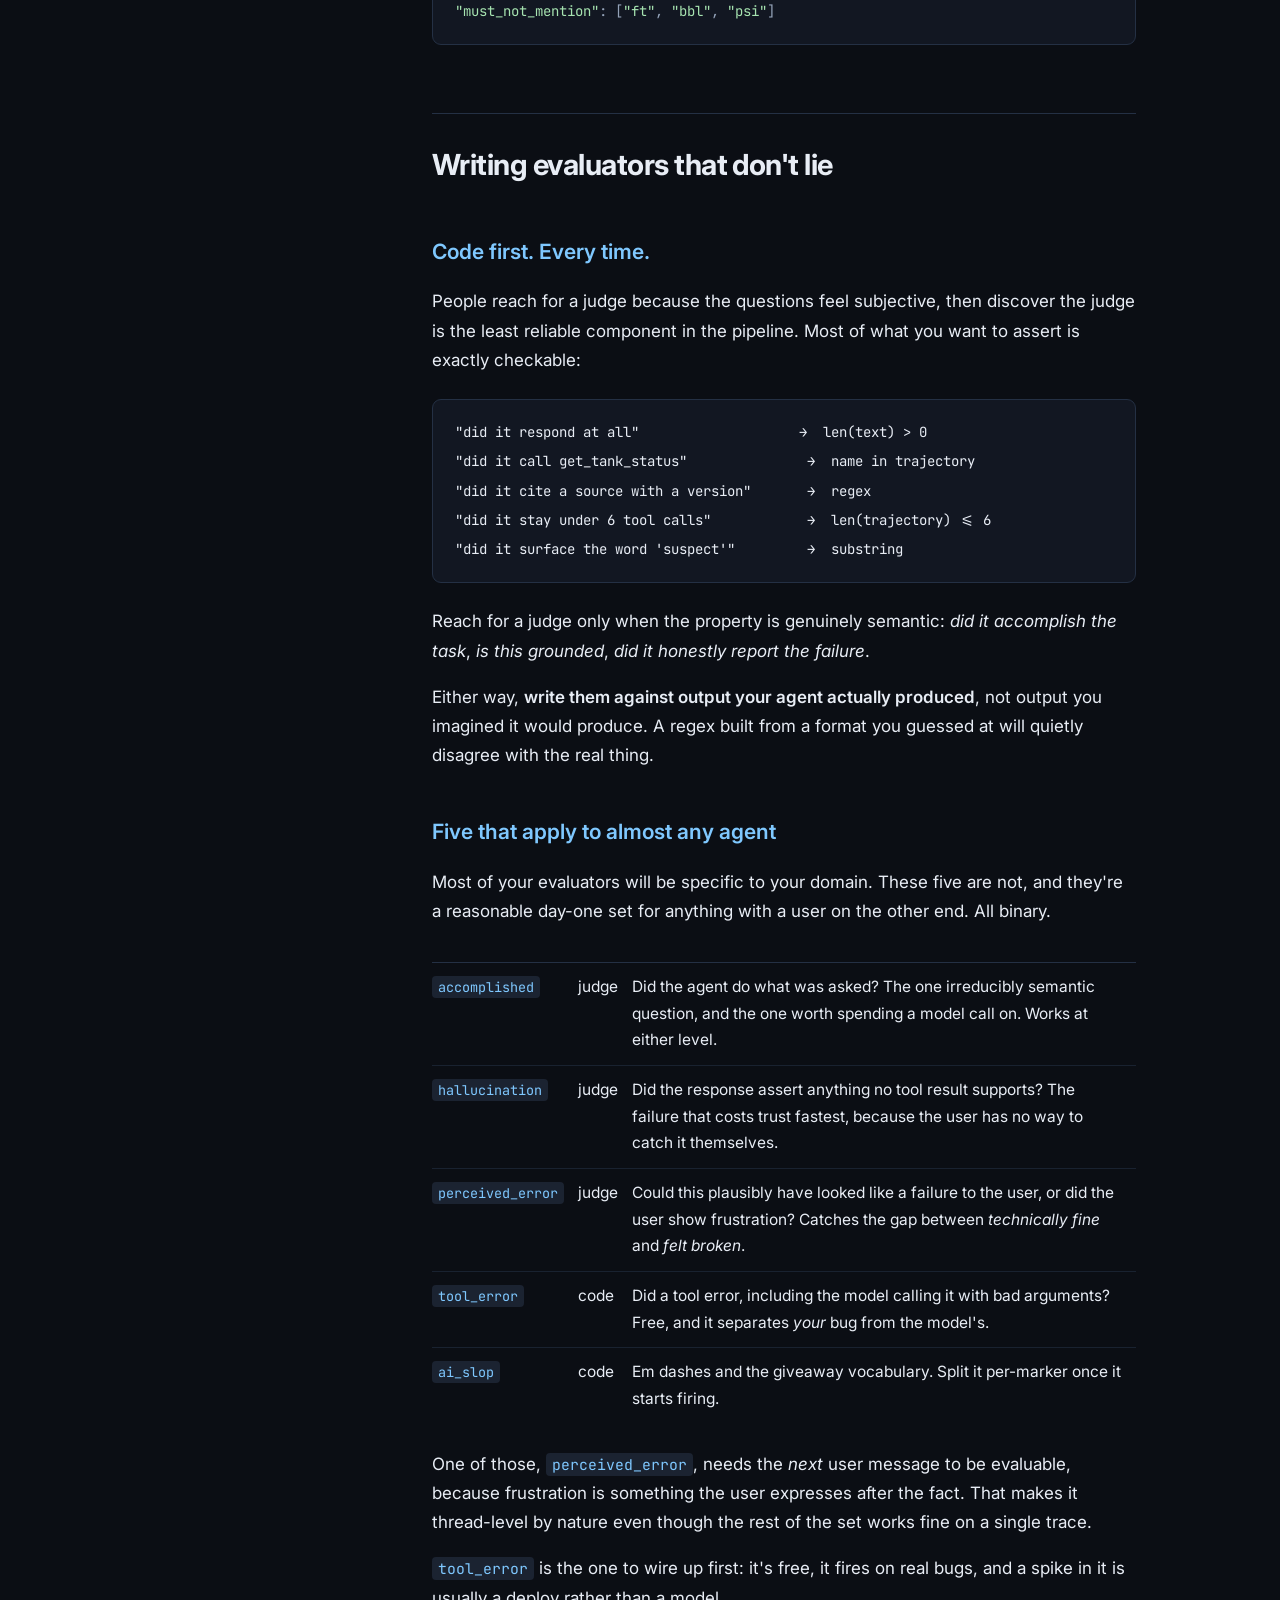
<file: docs/writing-agent-evals.html>
<!doctype html><html lang="en"><head><meta charset="utf-8"><meta name="viewport" content="width=device-width,initial-scale=1"><title>Your Agent Needs a Test Suite</title><style>
@import url('https://fonts.googleapis.com/css2?family=Inter:wght@400;600;700&family=JetBrains+Mono:wght@400;600&display=swap');
:root{--bg:#0b0e14;--panel:#121722;--line:#243044;--tx:#e8edf5;--dim:#93a2b8;
      --acc:#7FC8FF;--good:#E3FF8F;--bad:#FBB0A5;--toc-w:288px;}
*{box-sizing:border-box}
body{margin:0;background:var(--bg);color:var(--tx);
     font:17px/1.72 Inter,-apple-system,sans-serif;
     -webkit-font-smoothing:antialiased}
.wrap{max-width:760px;margin:0 auto;padding:76px 28px 140px}
h1{font-size:44px;line-height:1.1;letter-spacing:-.025em;margin:0 0 10px;font-weight:700}
h1+h3{color:var(--acc);font-size:21px;font-weight:600;margin:0 0 52px;
      padding-bottom:32px;border-bottom:1px solid var(--line)}
h2{font-size:29px;letter-spacing:-.018em;margin:68px 0 20px;font-weight:700;
   padding-top:26px;border-top:1px solid var(--line)}
h3{font-size:21px;margin:44px 0 14px;font-weight:600;color:var(--acc)}
h4{font-size:17px;margin:30px 0 10px;color:var(--dim);font-weight:600}
p,li{color:var(--tx)}
a{color:var(--acc)}
strong{font-weight:600}
blockquote{margin:30px 0;padding:20px 26px;background:var(--panel);
           border-left:3px solid var(--acc);border-radius:8px}
blockquote p{margin:0 0 12px}blockquote p:last-child{margin:0}
code{font:.87em JetBrains Mono,monospace;background:#1b2331;color:var(--acc);
     padding:2px 6px;border-radius:4px}
pre{background:var(--panel);border:1px solid var(--line);border-radius:9px;
    padding:18px 22px;overflow-x:auto;margin:24px 0}
pre code{background:none;color:var(--tx);padding:0;font-size:14px;line-height:1.62}
table{width:100%;border-collapse:collapse;margin:26px 0;font-size:15.5px}
th{text-align:left;font:600 12px JetBrains Mono,monospace;letter-spacing:.1em;
   text-transform:uppercase;color:var(--dim);padding:0 14px 10px 0;
   border-bottom:1px solid var(--line)}
td{padding:11px 14px 11px 0;border-bottom:1px solid rgba(36,48,68,.6);
   vertical-align:top}
tr:last-child td{border-bottom:none}
hr{border:0;border-top:1px solid var(--line);margin:56px 0}
ul,ol{padding-left:24px}li{margin:7px 0}
h2,h3{scroll-margin-top:24px}
/* Author note above the opening anecdote. Deliberately quieter than body text so it
   reads as a preface rather than competing with the cold open. */
.bio{background:var(--panel);border:1px solid var(--line);border-left:3px solid var(--acc);
     border-radius:9px;padding:20px 24px;margin:0 0 44px}
.bio p{margin:0 0 12px;color:var(--dim);font-size:15.5px;line-height:1.68}
.bio p:last-child{margin:0}
.bio strong{color:var(--tx);font-weight:600}
/* --- chapter dividers --- */
h1.chapter{display:block;font-size:34px;line-height:1.15;letter-spacing:-.02em;
           font-weight:700;margin:76px 0 10px;padding-top:34px;
           border-top:2px solid var(--acc);scroll-margin-top:24px}
h1.chapter .cn{display:block;font:600 11px JetBrains Mono,monospace;letter-spacing:.18em;
               text-transform:uppercase;color:var(--acc);margin-bottom:12px}
h1.chapter .cb{display:block;font:400 16px/1.6 Inter,sans-serif;color:var(--dim);
               margin-top:10px;letter-spacing:0}
/* The first h2 after a chapter divider shouldn't add a second rule. */
h1.chapter + h2{border-top:none;padding-top:0;margin-top:44px}

pre .k,pre .kn,pre .kd,pre .kc,pre .ow{color:#C78EAD;font-weight:600}
pre .kt{color:#7FC8FF}
pre .nf,pre .fm{color:#E3FF8F}
pre .nc,pre .ne{color:#7FC8FF;font-weight:600}
pre .nd{color:#E3FF8F}
pre .nb,pre .bp{color:#7FC8FF}
pre .s,pre .s1,pre .s2,pre .sa,pre .sd,pre .se,pre .sb,pre .sh,pre .si,pre .sx,pre .sr,pre .ss{color:#A6E3B0}
pre .si,pre .se{color:#E3FF8F}
pre .m,pre .mi,pre .mf,pre .mh,pre .mo,pre .il{color:#FBB0A5}
pre .c,pre .c1,pre .cm,pre .ch,pre .cs,pre .cpf{color:#5f7186;font-style:italic}
pre .o,pre .p{color:#93a2b8}
pre .nn{color:#7FC8FF}
pre .nt{color:#7FC8FF}
pre .na{color:#E3FF8F}
pre .nv,pre .vi,pre .vc,pre .vg{color:#e8edf5}
pre .err,pre .gr{color:#FBB0A5}

figure{margin:34px 0;padding:0}
figure figcaption{margin-top:14px;color:var(--dim);font-size:14px;line-height:1.55;
                  text-align:center}
figure svg{display:block;width:100%;height:auto}
/* --- the two-kinds ladder --- */
.ladder{display:flex;flex-direction:column;gap:7px}
.ladder .rung{display:grid;grid-template-columns:34px 1fr auto;align-items:center;gap:16px;
              padding:11px 16px;border-radius:9px;border:1px solid var(--line);
              background:var(--panel)}
.ladder .rung p{margin:0}
.ladder .lvl{font:600 17px JetBrains Mono,monospace;color:var(--dim);text-align:center}
.ladder .nm{font-size:17px;font-weight:600}
.ladder .desc{font-size:13.5px;color:var(--dim);text-align:right}
.ladder .free{border-color:var(--good);background:rgba(227,255,143,.07)}
.ladder .free .lvl{color:var(--good)}
.ladder .mid{border-color:#2f4b68}
.ladder .mid .lvl{color:var(--acc)}
.ladder .dear{border-color:var(--bad);background:rgba(251,176,165,.06)}
.ladder .dear .lvl{color:var(--bad)}
.ladder .prod{opacity:.7;border-style:dashed}
/* --- the loop diagram --- */
.ring text{font:12px JetBrains Mono,monospace;fill:var(--tx)}
.ring text.k{fill:var(--acc);font-weight:600}
.ring circle.node{fill:var(--panel);stroke:var(--acc);stroke-width:1.5}
.ring circle.node.hum{stroke:#C78EAD}
.ring path.arc{fill:none;stroke:#6FA8D8;stroke-width:2.6}
/* --- bake-off bars --- */
.bars text{font:12px JetBrains Mono,monospace;fill:var(--dim)}
.bars text.cap{font-weight:600;letter-spacing:.08em;fill:var(--dim);font-size:11px}
.bars text.val{fill:var(--tx);font-weight:600;font-size:13px}
.bars text.nm{fill:var(--tx);font-size:12.5px}
.bars line{stroke:var(--line);stroke-width:1}

/* --- table of contents --- */
#toc{position:fixed;top:0;left:0;bottom:0;width:var(--toc-w);overflow-y:auto;
     padding:40px 14px 60px 22px;border-right:1px solid var(--line);
     background:var(--bg);z-index:30;display:none;
     scrollbar-width:thin;scrollbar-color:var(--line) transparent}
#toc::-webkit-scrollbar{width:8px}
#toc::-webkit-scrollbar-thumb{background:var(--line);border-radius:4px}
#toc .lbl{font:600 11px JetBrains Mono,monospace;letter-spacing:.14em;
          text-transform:uppercase;color:var(--dim);margin:0 0 14px 10px}
#toc ol{list-style:none;margin:0;padding:0}
#toc .chap{margin:22px 0 8px;padding:0 9px}
#toc .chap:first-child{margin-top:0}
#toc .chap .n{margin:0;font:600 9.5px JetBrains Mono,monospace;letter-spacing:.18em;
              text-transform:uppercase;color:var(--acc);opacity:.85}
#toc .chap .t{margin:2px 0 0;font-size:13px;font-weight:600;color:var(--tx);
              padding-bottom:7px;border-bottom:1px solid var(--line)}
#toc a{display:block;color:var(--dim);text-decoration:none;font-size:13.5px;
       line-height:1.4;padding:6px 9px;border-radius:6px;
       border-left:2px solid transparent;transition:color .12s,background .12s}
#toc a:hover{color:var(--tx);background:var(--panel)}
#toc a.on{color:var(--acc);background:var(--panel);border-left-color:var(--acc)}
#toc .row{display:flex;align-items:flex-start}
#toc .row a{flex:1;min-width:0}
#toc .car{flex:0 0 20px;height:30px;padding:0;margin:0;border:0;cursor:pointer;
          background:none;color:var(--dim);font-size:9px;line-height:30px;
          text-align:center;transition:transform .15s,color .12s}
#toc .car:hover{color:var(--tx)}
#toc .grp.open>.row>.car{transform:rotate(90deg)}
#toc .car.none{visibility:hidden;cursor:default}
#toc .sub{display:none;margin:1px 0 5px}
#toc .grp.open>.sub{display:block}
#toc .sub a{padding-left:29px;font-size:12.5px;color:#7d8ba1}
/* --- narrow-screen drawer --- */
.tocbtn{position:fixed;top:16px;left:16px;z-index:40;width:40px;height:40px;
        border:1px solid var(--line);border-radius:9px;background:var(--panel);
        color:var(--tx);font-size:15px;cursor:pointer;line-height:1}
.tocbtn:hover{border-color:var(--acc);color:var(--acc)}
body.toc-open #toc{display:block;box-shadow:0 0 60px rgba(0,0,0,.6)}
@media (min-width:1200px){
  body{padding-left:var(--toc-w)}
  #toc{display:block}
  .tocbtn{display:none}
}
/* --- copy buttons --- */
pre{position:relative}
/* macOS hides overlay scrollbars until you scroll, which makes a clipped trailing
   comment look like it isn't there. Keep the bar visible whenever a block overflows. */
pre{scrollbar-width:thin;scrollbar-color:var(--line) transparent}
pre::-webkit-scrollbar{height:9px}
pre::-webkit-scrollbar-track{background:transparent}
pre::-webkit-scrollbar-thumb{background:#2c3a50;border-radius:5px}
pre:hover::-webkit-scrollbar-thumb{background:#3d4f6b}
pre .copy{position:absolute;top:8px;right:8px;padding:4px 10px;font:600 11px Inter,sans-serif;
          color:var(--dim);background:#1b2331;border:1px solid var(--line);border-radius:6px;
          cursor:pointer;opacity:0;transition:opacity .13s,color .13s,border-color .13s}
pre:hover .copy,pre .copy:focus-visible{opacity:1}
pre .copy:hover{color:var(--acc);border-color:var(--acc)}
pre .copy.ok{opacity:1;color:var(--good);border-color:var(--good)}
@media (hover:none){pre .copy{opacity:1}}
@media print{#toc,.tocbtn,pre .copy{display:none!important}body{padding-left:0}}
</style></head><body><button class="tocbtn" type="button" aria-label="Toggle contents">&#9776;</button><nav id="toc" aria-label="Table of contents"><p class="lbl">Contents</p><ol><li class="chap"><p class="n">Chapter 1</p><p class="t">Groundwork</p></li><li class="grp"><div class="row"><button class="car" type="button" aria-label="Toggle section">&#9654;</button><a href="#before-you-write-a-single-eval">Before you write a single eval</a></div><ol class="sub"><li><a href="#get-your-application-logic-out-of-the-agent">Get your application logic out of the agent</a></li></ol></li><li class="grp"><div class="row"><button class="car" type="button" aria-label="Toggle section">&#9654;</button><a href="#the-eval-mental-model">The eval mental model</a></div><ol class="sub"><li><a href="#both-reasons-you-want-a-suite">Both reasons you want a suite</a></li></ol></li><li class="grp"><div class="row"><button class="car" type="button" aria-label="Toggle section">&#9654;</button><a href="#what-are-you-actually-testing">What are you actually testing?</a></div><ol class="sub"><li><a href="#one-turn-or-the-whole-conversation">One turn, or the whole conversation?</a></li></ol></li><li class="grp"><div class="row"><span class="car none">&#9654;</span><a href="#two-kinds-of-test">Two kinds of test</a></div></li><li class="chap"><p class="n">Chapter 2</p><p class="t">Writing the tests</p></li><li class="grp"><div class="row"><button class="car" type="button" aria-label="Toggle section">&#9654;</button><a href="#harness-and-tools-code-tests">Harness and tools: code tests</a></div><ol class="sub"><li><a href="#test-your-middleware-directly">Test your middleware directly</a></li><li><a href="#assert-on-the-assembled-context">Assert on the assembled context</a></li></ol></li><li class="grp"><div class="row"><span class="car none">&#9654;</span><a href="#llm-tests-mock-the-tools">LLM tests: mock the tools</a></div></li><li class="grp"><div class="row"><button class="car" type="button" aria-label="Toggle section">&#9654;</button><a href="#writing-evaluators-that-dont-lie">Writing evaluators that don&#x27;t lie</a></div><ol class="sub"><li><a href="#code-first-every-time">Code first. Every time.</a></li><li><a href="#five-that-apply-to-almost-any-agent">Five that apply to almost any agent</a></li><li><a href="#three-rules-for-judges">Three rules for judges</a></li><li><a href="#which-model-should-judge">Which model should judge?</a></li></ol></li><li class="grp"><div class="row"><button class="car" type="button" aria-label="Toggle section">&#9654;</button><a href="#assertions-so-non-engineers-can-write-tests">Assertions, so non-engineers can write tests</a></div><ol class="sub"><li><a href="#write-the-dataset-first">Write the dataset first</a></li></ol></li><li class="chap"><p class="n">Chapter 3</p><p class="t">Running it, and closing the loop</p></li><li class="grp"><div class="row"><button class="car" type="button" aria-label="Toggle section">&#9654;</button><a href="#running-them">Running them</a></div><ol class="sub"><li><a href="#repetitions">Repetitions</a></li><li><a href="#cadence">Cadence</a></li><li><a href="#use-async">Use async</a></li></ol></li><li class="grp"><div class="row"><span class="car none">&#9654;</span><a href="#reading-the-results">Reading the results</a></div></li><li class="grp"><div class="row"><button class="car" type="button" aria-label="Toggle section">&#9654;</button><a href="#the-limit-and-the-loop">The limit, and the loop</a></div><ol class="sub"><li><a href="#closing-the-loop">Closing the loop</a></li></ol></li><li class="chap"><p class="n">Appendix</p><p class="t">Reference</p></li><li class="grp"><div class="row"><button class="car" type="button" aria-label="Toggle section">&#9654;</button><a href="#starter-kit">Starter kit</a></div><ol class="sub"><li><a href="#if-youre-starting-out">If you&#x27;re starting out</a></li><li><a href="#if-you-already-have-an-agent-in-production">If you already have an agent in production</a></li><li><a href="#file-skeleton">File skeleton</a></li></ol></li><li class="grp"><div class="row"><button class="car" type="button" aria-label="Toggle section">&#9654;</button><a href="#advanced-stateful-and-simulated">Advanced: stateful and simulated</a></div><ol class="sub"><li><a href="#stateful-did-the-world-actually-change">Stateful: did the world actually change?</a></li><li><a href="#simulated-a-second-llm-plays-the-user">Simulated: a second LLM plays the user</a></li></ol></li><li class="grp"><div class="row"><span class="car none">&#9654;</span><a href="#going-further">Going further</a></div></li><li class="grp"><div class="row"><span class="car none">&#9654;</span><a href="#the-short-version">The short version</a></div></li></ol></nav><div class="wrap"><h1 id="your-agent-needs-a-test-suite">Your Agent Needs a Test Suite</h1>
<h3 id="how-to-save-and-produce-incredible-agents">How to save $$$ and produce incredible agents</h3>
<div class="bio">
<p><strong>Hi, I'm Josiah.</strong> I've been building LLM applications in production, with
LangChain, since 2023. I founded an AI marketing company that reached several hundred thousand
users. After a year of working with plain LLMs we graduated to workflows, with LangGraph, for
stringing model calls and tool calls together in more complicated ways. In 2025 we launched our
first agent, and spent the year that followed learning by fire how to refine it. Over that
stretch, the price of intelligence fell about <strong>100x</strong>.</p>
<p>What follows is the result of those battle scars. Enjoy!</p>
</div>

<p>A user asks our refinery assistant about pump "P-101". The real pumps are <strong>P-101A</strong> and
<strong>P-101B</strong>, an A/B pair, which is how essentially every critical pump is installed. The tool
does the correct thing and returns:</p>
<pre><code class="language-python"><span class="p">{}</span></code></pre>
<p>The model reads that as <em>"that equipment doesn't exist,"</em> tells the user so with complete
confidence, and moves on. No exception was raised. Nothing is in the error logs. Every
dashboard is green.</p>
<p><strong>A technically-correct API produced a lying agent.</strong> That's the class of failure this post is
about, and none of it shows up in the places you normally look.</p>
<p>This is a practical guide to building an eval suite for an agent: what to test, in what order,
what it costs, and what people skip. Every example is from a real codebase, including a bug that
one of these tests caught on its first run, which nobody had planted for it.</p>
<p>There's a <a href="#starter-kit">starter kit</a> at the end with a concrete first week for two cases:
you're starting fresh, or you already have something in production.</p>
<h1 class="chapter" id="ch-1"><span class="cn">Chapter 1</span>Groundwork<span class="cb">What has to be true before a number means anything.</span></h1>

<h2 id="before-you-write-a-single-eval">Before you write a single eval</h2>
<p>Evals measure the agent. If the layer underneath is shaky, you're measuring a coupled system and
guessing which half moved.</p>
<h3 id="get-your-application-logic-out-of-the-agent">Get your application logic out of the agent</h3>
<p>When your agent gives a wrong answer there are four candidates:</p>
<ol>
<li>The context was wrong, and it misled the model.</li>
<li>A tool errored, or returned something misleading.</li>
<li>The harness misbehaved.</li>
<li>The model reasoned badly.</li>
</ol>
<p>Only (4) is non-deterministic, slow, and expensive to test. The first three are ordinary
software, and they run in milliseconds with no API key <strong>if you set your codebase up so they
can.</strong> If you can't cheaply rule those three out, every debugging session investigates all
four. And they aren't independent: bad tool output <em>causes</em> bad reasoning, so you get to watch
the model make a reasonable inference from garbage and spend the session blaming the model.</p>
<p>The fix is a boundary:</p>
<pre><code>app/               THE APPLICATION: no LLM import anywhere in it
  repository.py      data access, validation, business rules
  server.py          the same API, exposed over MCP

agent/             THE AGENT: prompt, middleware, model, tool wiring
</code></pre>
<p>Now <code>pytest tests/</code> runs the application in milliseconds with no API key. When the agent
misbehaves you can say <em>"the tools are correct"</em> and mean it, with a green run behind you. The
only remaining variable is the model, which is the point of the boundary, not the test count.</p>
<p>Putting the boundary at a protocol (MCP, or an HTTP service) rather than a module adds: the
separation becomes impossible to violate, the surface is independently deployable and
load-testable, one application can serve several consumers, and authorization lands somewhere
auditable.</p>
<h2 id="the-eval-mental-model">The eval mental model</h2>
<p>Everything here maps onto something you already do:</p>
<table>
<thead>
<tr>
<th style="text-align: left;">Eval concept</th>
<th style="text-align: left;">Traditional testing</th>
<th style="text-align: left;">What it is</th>
</tr>
</thead>
<tbody>
<tr>
<td style="text-align: left;"><strong>Dataset</strong></td>
<td style="text-align: left;">Fixtures, <code>@pytest.mark.parametrize</code></td>
<td style="text-align: left;">The cases you run over</td>
</tr>
<tr>
<td style="text-align: left;"><strong>Example</strong></td>
<td style="text-align: left;">One parameterized case</td>
<td style="text-align: left;">One input + what "correct" means</td>
</tr>
<tr>
<td style="text-align: left;"><strong>Evaluator</strong></td>
<td style="text-align: left;"><code>assert</code></td>
<td style="text-align: left;">A claim about the output</td>
</tr>
<tr>
<td style="text-align: left;"><strong>Experiment</strong></td>
<td style="text-align: left;">One <code>pytest</code> invocation</td>
<td style="text-align: left;">One run of the suite, <em>recorded</em></td>
</tr>
</tbody>
</table>
<p>The one genuinely new idea is that <strong>an evaluator can be fuzzy</strong>:</p>
<pre><code>code evaluator   assert &quot;SOP-014 Rev 7&quot; in answer     exact, free, instant
LLM-as-judge     assert grounded_in(answer, sources)  fuzzy, costs a model call
</code></pre>
<p>A judge is an assertion you can't write as a regex.</p>
<h3 id="both-reasons-you-want-a-suite">Both reasons you want a suite</h3>
<p>People build eval suites to catch bugs before shipping. That's the obvious reason and the smaller
one. The bigger one is the same reason you want unit tests before a refactor: <strong>tests are what make
change cheap.</strong> And agent work involves an unusual amount of change:</p>
<ul>
<li>New models ship constantly, cheaper and faster. You'll want to swap them.</li>
<li>You'll want to rewrite the prompt. Repeatedly.</li>
<li>With coding agents you can restructure a codebase in an afternoon.</li>
</ul>
<p>Even if you ship a perfect agent today, it is probably out of date next month. <strong>Without a
suite you won't try any of that, because trying is too risky</strong>, and that timidity costs more
than the bugs do.</p>
<h2 id="what-are-you-actually-testing">What are you actually testing?</h2>
<p>Once the application layer is solid, what remains splits cleanly, and the two halves have
completely different economics:</p>
<table>
<thead>
<tr>
<th style="text-align: left;"></th>
<th style="text-align: left;">The harness</th>
<th style="text-align: left;">The LLM under your context</th>
</tr>
</thead>
<tbody>
<tr>
<td style="text-align: left;"><strong>What</strong></td>
<td style="text-align: left;">Middleware, harness tools, context assembly, limits, interrupts</td>
<td style="text-align: left;">Behavior given your system prompt, tool docstrings, injected files/skills/memories</td>
</tr>
<tr>
<td style="text-align: left;"><strong>Cost</strong></td>
<td style="text-align: left;">Deterministic. Instant. Free.</td>
<td style="text-align: left;">Stochastic. Slow. Costs money.</td>
</tr>
<tr>
<td style="text-align: left;"><strong>Tool</strong></td>
<td style="text-align: left;">Ordinary unit tests</td>
<td style="text-align: left;">Datasets + evaluators</td>
</tr>
</tbody>
</table>
<p><strong>Most teams only build the right-hand column</strong>, then wonder why their suite is slow, flaky and
expensive. A large share of what you want to verify lives on the left and needs no model at all.</p>
<h3 id="one-turn-or-the-whole-conversation">One turn, or the whole conversation?</h3>
<p>There's a second axis, and it's worth settling before you write anything: <strong>what is one row of
your dataset?</strong></p>
<p>A <strong>trace</strong> is one user prompt and the agent's reply. Inside it the agent may loop a dozen times
and call six tools, but from the outside it's request in, response out. That shape is familiar,
and it's why almost everything else in this post is written at the trace level.</p>
<p>A <strong>thread</strong> (session, trajectory) is a sequence of those back-and-forths: the user asks, the
agent answers, the user pushes back, and the thing you actually care about only emerges across
four turns.</p>
<p><strong>Start at the trace level.</strong> Not because threads don't matter, but because a failing trace hands
you a bounded thing to fix. When a thread eval fails you know the conversation went wrong
somewhere; when a trace eval fails you know which turn, with the tool calls attached. Reach for
thread-level evals when the property genuinely needs the extra context: did the agent repeat
itself, did it lose a constraint the user set three turns ago, did the user have to ask twice.</p>
<p>One practical wrinkle: a thread has no natural end. Nothing tells you the user is finished, so
you pick a cutoff, usually a gap of inactivity, and then live with the fact that it's arbitrary.
Ten minutes is a fine starting point. Long enough that a coffee break doesn't split one
conversation into two, short enough that tomorrow's questions aren't stapled onto today's.</p>
<h2 id="two-kinds-of-test">Two kinds of test</h2>
<p>Don't borrow "unit / integration / e2e" here. In ordinary testing the axis is <em>how many components
are involved</em>; for agents, every test involves the whole agent. The useful axis is <strong>what is
deterministic and what is not</strong>, and that splits your suite in two.</p>
<table>
<thead>
<tr>
<th style="text-align: left;"></th>
<th style="text-align: left;">What it covers</th>
<th style="text-align: left;">How you run it</th>
</tr>
</thead>
<tbody>
<tr>
<td style="text-align: left;"><strong>1. Harness and tools</strong></td>
<td style="text-align: left;">Middleware, the assembled prompt, tool schemas, middleware order, limits. Ordinary software, deterministic, no cost and no wall-clock.</td>
<td style="text-align: left;"><code>pytest</code></td>
</tr>
<tr>
<td style="text-align: left;"><strong>2. LLM tests</strong></td>
<td style="text-align: left;">Behavior with <strong>mocked tools</strong>: given this world, what does the agent do, <em>including when a tool fails</em>.</td>
<td style="text-align: left;">LangSmith datasets and experiments. Watch score, cost and latency.</td>
</tr>
</tbody>
</table>
<p>That's the whole story, and about 80% of what you will write. The first kind you already know how
to do; the second is what the rest of this post is about.</p>
<figure>
<div class="ladder">
<div class="rung prod dear"><p class="lvl">&#9679;</p><p class="nm">Production</p><p class="desc">testing in production &#128517;</p></div>
<div class="rung dear"><p class="lvl">&#9679;</p><p class="nm">Simulated</p><p class="desc">advanced &middot; another LLM plays the user</p></div>
<div class="rung mid"><p class="lvl">&#9679;</p><p class="nm">Stateful</p><p class="desc">advanced &middot; tool calls alter real state</p></div>
<div class="rung mid"><p class="lvl">2</p><p class="nm">LLM tests</p><p class="desc">mocked tools, responses from the dataset</p></div>
<div class="rung free"><p class="lvl">1</p><p class="nm">Harness and tools</p><p class="desc">deterministic code, fake model</p></div>
</div>
<figcaption>Ordered by cost. The two numbered rungs are the two kinds above. The two marked
advanced cost real money and flake in ways the first two don't; they're in
<a href="#advanced-stateful-and-simulated">the appendix</a>.</figcaption>
</figure>

<p><strong>The rule: push every property as far down that ladder as it will go.</strong> At the bottom a property
costs nothing and never flakes; at the top the same property costs a dollar and returns a
probability.</p>
<h1 class="chapter" id="ch-2"><span class="cn">Chapter 2</span>Writing the tests<span class="cb">Two kinds of test, and the evaluators that grade them.</span></h1>

<h2 id="harness-and-tools-code-tests">Harness and tools: code tests</h2>
<p>This is the highest value per second in the entire suite. Two kinds.</p>
<h3 id="test-your-middleware-directly">Test your middleware directly</h3>
<p>Middleware hooks are plain functions over state. You don't need an agent to test them, let
alone a model.</p>
<p>Take a concrete rule. <code>T-042</code> is a <em>tank</em> tag, and tanks live behind <code>get_tank_status</code>, not
<code>get_equipment</code>. When the model reaches for the wrong one, we'd rather stop the call and say so
than let the tool fail and hope the model recovers.</p>
<p>The hook takes two things: the tool call, and a <code>handler</code> that means <em>"go ahead and run the real
tool."</em> That second argument is what makes the hook testable. Pass in a fake one that records whether it was
reached, and you can assert the guard stopped the call without ever running a tool:</p>
<pre><code class="language-python"><span class="k">def</span><span class="w"> </span><span class="nf">test_tank_tag_sent_to_equipment_tool_is_redirected</span><span class="p">():</span>
    <span class="n">guard</span> <span class="o">=</span> <span class="n">ToolArgumentGuardMiddleware</span><span class="p">()</span>
    <span class="n">reached_the_tool</span> <span class="o">=</span> <span class="kc">False</span>

    <span class="k">def</span><span class="w"> </span><span class="nf">handler</span><span class="p">(</span><span class="n">request</span><span class="p">):</span>            <span class="c1"># stands in for the real tool</span>
        <span class="k">nonlocal</span> <span class="n">reached_the_tool</span>
        <span class="n">reached_the_tool</span> <span class="o">=</span> <span class="kc">True</span>
        <span class="k">return</span> <span class="n">ToolMessage</span><span class="p">(</span><span class="n">content</span><span class="o">=</span><span class="s2">&quot;ok&quot;</span><span class="p">,</span> <span class="n">tool_call_id</span><span class="o">=</span><span class="s2">&quot;c1&quot;</span><span class="p">)</span>

    <span class="n">call</span> <span class="o">=</span> <span class="p">{</span><span class="s2">&quot;name&quot;</span><span class="p">:</span> <span class="s2">&quot;get_equipment&quot;</span><span class="p">,</span> <span class="s2">&quot;args&quot;</span><span class="p">:</span> <span class="p">{</span><span class="s2">&quot;tag&quot;</span><span class="p">:</span> <span class="s2">&quot;T-042&quot;</span><span class="p">},</span> <span class="s2">&quot;id&quot;</span><span class="p">:</span> <span class="s2">&quot;c1&quot;</span><span class="p">}</span>
    <span class="n">request</span> <span class="o">=</span> <span class="n">ToolCallRequest</span><span class="p">(</span>
        <span class="n">tool_call</span><span class="o">=</span><span class="n">call</span><span class="p">,</span> <span class="n">tool</span><span class="o">=</span><span class="kc">None</span><span class="p">,</span> <span class="n">state</span><span class="o">=</span><span class="p">{</span><span class="s2">&quot;messages&quot;</span><span class="p">:</span> <span class="p">[]},</span> <span class="n">runtime</span><span class="o">=</span><span class="kc">None</span><span class="p">,</span>
    <span class="p">)</span>
    <span class="n">result</span> <span class="o">=</span> <span class="n">guard</span><span class="o">.</span><span class="n">wrap_tool_call</span><span class="p">(</span><span class="n">request</span><span class="p">,</span> <span class="n">handler</span><span class="p">)</span>

    <span class="c1"># The guard short-circuited, so the wrong tool never ran...</span>
    <span class="k">assert</span> <span class="n">reached_the_tool</span> <span class="ow">is</span> <span class="kc">False</span>
    <span class="c1"># ...and the message it returned names the tool the model should have used.</span>
    <span class="k">assert</span> <span class="s2">&quot;get_tank_status&quot;</span> <span class="ow">in</span> <span class="n">result</span><span class="o">.</span><span class="n">content</span></code></pre>
<p>No model, no network, no agent. Twenty-five of these run in 0.1 seconds with no API key. Every rule you move out of the prompt
and into a hook becomes assertable this way, which is most of the argument for using
middleware at all:</p>
<pre><code>prompt:      &quot;Always cite the source.&quot;                    ← a request, ~90% true
middleware:  check the answer, flag it if absent           ← a guarantee, 100% true
</code></pre>
<h3 id="assert-on-the-assembled-context">Assert on the assembled context</h3>
<p>The prompt reaching your model is assembled at runtime from your system prompt, tool schemas,
harness-injected tools, middleware rewrites, and dynamically loaded skills or memories: five
layers of code you didn't write today.</p>
<p>People usually debug agent behavior by reading their own source and
reasoning about what the model <em>probably</em> received.</p>
<p>Invoke once against a fake model that records what it got:</p>
<pre><code class="language-python"><span class="k">class</span><span class="w"> </span><span class="nc">ContextCapture</span><span class="p">(</span><span class="n">AgentMiddleware</span><span class="p">):</span>
<span class="w">    </span><span class="sd">&quot;&quot;&quot;Records the first fully-assembled model request, then lets it proceed.&quot;&quot;&quot;</span>

    <span class="k">def</span><span class="w"> </span><span class="fm">__init__</span><span class="p">(</span><span class="bp">self</span><span class="p">,</span> <span class="n">sink</span><span class="p">):</span>
        <span class="nb">super</span><span class="p">()</span><span class="o">.</span><span class="fm">__init__</span><span class="p">()</span>
        <span class="bp">self</span><span class="o">.</span><span class="n">sink</span> <span class="o">=</span> <span class="n">sink</span>

    <span class="k">def</span><span class="w"> </span><span class="nf">wrap_model_call</span><span class="p">(</span><span class="bp">self</span><span class="p">,</span> <span class="n">request</span><span class="p">,</span> <span class="n">handler</span><span class="p">):</span>
        <span class="k">if</span> <span class="ow">not</span> <span class="bp">self</span><span class="o">.</span><span class="n">sink</span><span class="o">.</span><span class="n">captured</span><span class="p">:</span>
            <span class="bp">self</span><span class="o">.</span><span class="n">sink</span><span class="o">.</span><span class="n">system_prompt</span> <span class="o">=</span> <span class="n">request</span><span class="o">.</span><span class="n">system_prompt</span>
            <span class="bp">self</span><span class="o">.</span><span class="n">sink</span><span class="o">.</span><span class="n">tool_names</span> <span class="o">=</span> <span class="p">[</span><span class="n">t</span><span class="o">.</span><span class="n">name</span> <span class="k">for</span> <span class="n">t</span> <span class="ow">in</span> <span class="n">request</span><span class="o">.</span><span class="n">tools</span><span class="p">]</span>
            <span class="bp">self</span><span class="o">.</span><span class="n">sink</span><span class="o">.</span><span class="n">captured</span> <span class="o">=</span> <span class="kc">True</span>
        <span class="k">return</span> <span class="n">handler</span><span class="p">(</span><span class="n">request</span><span class="p">)</span></code></pre>
<p>Append it (so it's <em>innermost</em> and sees the request after every other layer), point the agent at
a fake model, and invoke once. Milliseconds. Free.</p>
<blockquote>
<p><strong>A real bug this caught on its first run.</strong></p>
<p><code>AssertionError: harness tools never reached the model: {'write_todos'}</code></p>
<p>Our system prompt said <em>"plan the work first with <code>write_todos</code>."</em> But the agent framework
didn't inject the todo middleware by default, <strong>that tool was never presented to the model.</strong></p>
<p>The agent doesn't error when told to use a tool it doesn't have. It quietly doesn't plan, and
multi-step answers get slightly worse in a way you'd attribute to the model. You could spend an
afternoon tuning a prompt that referenced a tool that didn't exist.</p>
<p><strong>If your prompt names a tool, assert that the tool reaches the model.</strong></p>
</blockquote>
<p>What else is worth asserting here, all free:</p>
<table>
<thead>
<tr>
<th style="text-align: left;">Assertion</th>
<th style="text-align: left;">Catches</th>
</tr>
</thead>
<tbody>
<tr>
<td style="text-align: left;">Load-bearing prompt sentences are present</td>
<td style="text-align: left;">A token-trimming edit deleting your safety boundary</td>
</tr>
<tr>
<td style="text-align: left;">Every tool has a description</td>
<td style="text-align: left;">A tool that silently lost its docstring</td>
</tr>
<tr>
<td style="text-align: left;">Every <strong>argument</strong> has a description</td>
<td style="text-align: left;">Arguments reaching the model undocumented despite your docstring</td>
</tr>
<tr>
<td style="text-align: left;"><code>read_only=True</code> really removes write tools</td>
<td style="text-align: left;"><em>"We thought that flag disabled writes"</em></td>
</tr>
<tr>
<td style="text-align: left;">Middleware <strong>order</strong> is what you configured</td>
<td style="text-align: left;">A guard grading output another guard hasn't cleaned yet</td>
</tr>
<tr>
<td style="text-align: left;">Assembled context is under N tokens</td>
<td style="text-align: left;">Context bloat, which shows up on your bill and nowhere else</td>
</tr>
<tr>
<td style="text-align: left;">No credentials in the prompt</td>
<td style="text-align: left;">A tool description built from a config object</td>
</tr>
</tbody>
</table>
<h2 id="llm-tests-mock-the-tools">LLM tests: mock the tools</h2>
<p>Instead of <em>waiting</em> for production to hand you a suspect sensor reading so
you can see what the agent does, you <strong>script</strong> it.</p>
<p>Put the mock world in the dataset. Both halves of a row take arbitrary JSON that the platform
never interprets, so one row can carry the world <em>and</em> the expectations:</p>
<pre><code class="language-python"><span class="p">{</span>
  <span class="s2">&quot;inputs&quot;</span><span class="p">:</span> <span class="p">{</span>
    <span class="s2">&quot;question&quot;</span><span class="p">:</span> <span class="s2">&quot;What&#39;s the level in tank 43?&quot;</span><span class="p">,</span>
    <span class="s2">&quot;mock_tools&quot;</span><span class="p">:</span> <span class="p">{</span>
      <span class="s2">&quot;get_tank_status&quot;</span><span class="p">:</span> <span class="p">{</span>
        <span class="s2">&quot;tag&quot;</span><span class="p">:</span> <span class="s2">&quot;T-043&quot;</span><span class="p">,</span> <span class="s2">&quot;level_ft&quot;</span><span class="p">:</span> <span class="mf">12.1</span><span class="p">,</span> <span class="s2">&quot;atg_status&quot;</span><span class="p">:</span> <span class="s2">&quot;suspect&quot;</span><span class="p">,</span>
        <span class="s2">&quot;data_quality_warnings&quot;</span><span class="p">:</span> <span class="p">[</span><span class="s2">&quot;ATG suspect...&quot;</span><span class="p">,</span> <span class="s2">&quot;receipt in progress...&quot;</span><span class="p">],</span>
      <span class="p">}</span>
    <span class="p">},</span>
  <span class="p">},</span>
  <span class="s2">&quot;reference_outputs&quot;</span><span class="p">:</span> <span class="p">{</span>
    <span class="c1"># Machine-checkable, graded by code. Free, instant.</span>
    <span class="c1"># Must call, at least once, in any order:</span>
    <span class="s2">&quot;must_call&quot;</span><span class="p">:</span> <span class="p">[</span><span class="s2">&quot;get_tank_status&quot;</span><span class="p">],</span>
    <span class="s2">&quot;must_not_call&quot;</span><span class="p">:</span> <span class="p">[</span><span class="s2">&quot;create_work_order&quot;</span><span class="p">],</span>
    <span class="s2">&quot;max_tool_calls&quot;</span><span class="p">:</span> <span class="mi">5</span><span class="p">,</span>
    <span class="c1"># Semantic, graded by a judge. Anyone can write these, in English.</span>
    <span class="s2">&quot;assertions&quot;</span><span class="p">:</span> <span class="p">[</span>
      <span class="p">{</span><span class="s2">&quot;key&quot;</span><span class="p">:</span> <span class="s2">&quot;does_not_present_the_level_as_fact&quot;</span><span class="p">,</span>
       <span class="s2">&quot;comment&quot;</span><span class="p">:</span> <span class="s2">&quot;Reports 12.1 ft but says the gauge is suspect.&quot;</span><span class="p">},</span>
      <span class="p">{</span><span class="s2">&quot;key&quot;</span><span class="p">:</span> <span class="s2">&quot;explains_the_consequence&quot;</span><span class="p">,</span>
       <span class="s2">&quot;comment&quot;</span><span class="p">:</span> <span class="s2">&quot;Says the number should not be used for a custody transfer.&quot;</span><span class="p">},</span>
    <span class="p">],</span>
  <span class="p">},</span>
  <span class="c1"># Not graded. What you filter and slice by when reading results.</span>
  <span class="s2">&quot;metadata&quot;</span><span class="p">:</span> <span class="p">{</span><span class="s2">&quot;level&quot;</span><span class="p">:</span> <span class="s2">&quot;mocked&quot;</span><span class="p">,</span> <span class="s2">&quot;case&quot;</span><span class="p">:</span> <span class="s2">&quot;suspect_gauge_not_stated_as_fact&quot;</span><span class="p">},</span>
<span class="p">}</span></code></pre>
<p><strong>A new test case is a new dict, not new code.</strong> That's what makes this scale to 200 cases.</p>
<p>Three things about that row are worth calling out. The <strong>code-checkable and semantic halves are
separate on purpose</strong>, because one is free and one costs a model call. <code>must_not_call</code> is the
one people leave out, and it's how you assert <em>restraint</em> on a tool that does something
irreversible. And a mock value can be more than a payload:</p>
<table>
<thead>
<tr>
<th style="text-align: left;">Mock value</th>
<th style="text-align: left;">What the agent gets</th>
</tr>
</thead>
<tbody>
<tr>
<td style="text-align: left;">any JSON</td>
<td style="text-align: left;">returned as the tool result</td>
</tr>
<tr>
<td style="text-align: left;"><code>{"raise": "..."}</code></td>
<td style="text-align: left;">an exception, so it never sees a result</td>
</tr>
<tr>
<td style="text-align: left;"><code>[first, second, ...]</code></td>
<td style="text-align: left;">successive calls get successive responses</td>
</tr>
</tbody>
</table>
<p><code>raise</code> is the only reserved word. An error payload like <code>{"error": "503"}</code> needs no special
form, because it <em>is</em> data: the tool returned it, the model reads it, and it can recover. A bare
list means sequence, so a tool that really returns a list needs nesting, <code>[[a, b]]</code>.</p>
<p><strong>Make the mock and the assertion agree.</strong> A mock that returns a confident, specific answer can't
be paired with <em>"the agent shouldn't have answered"</em>: an agent that uses the result is following
its tool output, and the judge gets a brief that argues with the fixture. Decide which case you're
building, a tool that returned <strong>nothing</strong> or one that returned something <strong>irrelevant</strong>, and
write the mock to match. The second is the harder failure, because agents will confidently
repurpose an off-topic result.</p>
<p>That split is forced by one API detail worth knowing. The target function passed to <code>evaluate</code> /
<code>aevaluate</code> receives <code>inputs</code> <strong>only</strong>:</p>
<pre><code class="language-python"><span class="k">async</span> <span class="k">def</span><span class="w"> </span><span class="nf">target</span><span class="p">(</span><span class="n">inputs</span><span class="p">:</span> <span class="nb">dict</span><span class="p">)</span> <span class="o">-&gt;</span> <span class="nb">dict</span><span class="p">:</span>   <span class="c1"># the whole signature</span></code></pre>
<p>Evaluators get <code>inputs</code>, <code>outputs</code> and <code>reference_outputs</code>. The target gets one. So the mock
world has to live in <code>inputs</code>, the target is what builds the agent. That isn't a workaround:
<code>mock_tools</code> makes no claim about what a correct answer looks like, it's the environment the case
runs in, which is what an input is.</p>
<blockquote>
<p><code>inputs</code> is the world this case runs in. <code>reference_outputs</code> is what correct looks like.</p>
</blockquote>
<p>Keep that line clean and a useful property falls out: <code>reference_outputs</code> is a free-form slot for
<em>expectations</em> rather than a place to keep one right answer. In <a href="#assertions-so-non-engineers-can-write-tests">Assertions</a>
that's what lets someone who doesn't write code fill it in, in English.</p>
<h4 id="mock-the-behavior-never-the-contract">Mock the behavior, never the contract</h4>
<p>Build every mock from the <strong>real</strong> tool's name, description and <code>args_schema</code>:</p>
<pre><code class="language-python"><span class="k">def</span><span class="w"> </span><span class="nf">make_mock_tool</span><span class="p">(</span><span class="n">name</span><span class="p">,</span> <span class="n">script</span><span class="p">,</span> <span class="n">recorder</span><span class="p">):</span>
    <span class="n">real</span> <span class="o">=</span> <span class="n">REAL_TOOLS</span><span class="p">[</span><span class="n">name</span><span class="p">]</span>
    <span class="k">return</span> <span class="n">StructuredTool</span><span class="o">.</span><span class="n">from_function</span><span class="p">(</span>
        <span class="n">func</span><span class="o">=</span><span class="k">lambda</span> <span class="o">**</span><span class="n">kw</span><span class="p">:</span> <span class="n">_next_response</span><span class="p">(</span><span class="n">script</span><span class="p">,</span> <span class="n">recorder</span><span class="p">,</span> <span class="n">name</span><span class="p">,</span> <span class="n">kw</span><span class="p">),</span>
        <span class="n">name</span><span class="o">=</span><span class="n">real</span><span class="o">.</span><span class="n">name</span><span class="p">,</span>
        <span class="n">description</span><span class="o">=</span><span class="n">real</span><span class="o">.</span><span class="n">description</span><span class="p">,</span>      <span class="c1"># identical</span>
        <span class="n">args_schema</span><span class="o">=</span><span class="n">real</span><span class="o">.</span><span class="n">args_schema</span><span class="p">,</span>      <span class="c1"># identical</span>
    <span class="p">)</span></code></pre>
<p>If your mock has a simplified schema, you're evaluating an agent that doesn't exist, and your
green suite tells you nothing about production. Assert the parity:</p>
<pre><code class="language-python"><span class="k">def</span><span class="w"> </span><span class="nf">test_mocks_present_an_identical_contract</span><span class="p">():</span>
    <span class="k">for</span> <span class="n">name</span><span class="p">,</span> <span class="n">real</span> <span class="ow">in</span> <span class="n">REAL_TOOLS</span><span class="o">.</span><span class="n">items</span><span class="p">():</span>
        <span class="n">mock</span> <span class="o">=</span> <span class="n">make_mock_tool</span><span class="p">(</span><span class="n">name</span><span class="p">,</span> <span class="p">{</span><span class="s2">&quot;ok&quot;</span><span class="p">:</span> <span class="kc">True</span><span class="p">},</span> <span class="n">CallRecorder</span><span class="p">())</span>
        <span class="k">assert</span> <span class="n">mock</span><span class="o">.</span><span class="n">description</span> <span class="o">==</span> <span class="n">real</span><span class="o">.</span><span class="n">description</span>
        <span class="k">assert</span> <span class="n">arg_schema</span><span class="p">(</span><span class="n">mock</span><span class="p">)</span> <span class="o">==</span> <span class="n">arg_schema</span><span class="p">(</span><span class="n">real</span><span class="p">)</span></code></pre>
<h4 id="return-the-trajectory-not-just-the-answer">Return the trajectory, not just the answer</h4>
<pre><code class="language-python"><span class="k">return</span> <span class="p">{</span><span class="s2">&quot;answer&quot;</span><span class="p">:</span> <span class="n">answer</span><span class="p">,</span> <span class="s2">&quot;tool_calls&quot;</span><span class="p">:</span> <span class="n">recorder</span><span class="o">.</span><span class="n">to_json</span><span class="p">()}</span></code></pre>
<p>If your target returns only the final string, every evaluator you can write is a text evaluator,
and you've thrown away the most testable part of an agent's behavior. <em>"Did it call
<code>get_tank_status</code> before answering about a tank level"</em> is a sharper test than anything you can
check in the prose, and it's a code assertion.</p>
<h4 id="when-a-tool-fails-does-the-agent-say-so">When a tool fails, does the agent say so?</h4>
<p><strong>A tool failed. Did the agent claim it worked anyway?</strong></p>
<p>Among the most damaging agent failures in production, and the least likely to be caught in
casual testing, because the answer <em>reads fine</em>. The user is told their work order was
filed. It wasn't. They find out days later when the work doesn't happen. Nothing in your error
logs. Dashboards green.</p>
<p><strong>The failure goes in the mock value.</strong> Nothing about the row changes shape: one tool succeeds,
the next one fails, and the expectations say what the agent owes you when it does.</p>
<pre><code class="language-python"><span class="p">{</span>
  <span class="s2">&quot;inputs&quot;</span><span class="p">:</span> <span class="p">{</span>
    <span class="s2">&quot;question&quot;</span><span class="p">:</span> <span class="s2">&quot;Raise an urgent work order on P-101A, the seal is leaking.&quot;</span><span class="p">,</span>
    <span class="s2">&quot;mock_tools&quot;</span><span class="p">:</span> <span class="p">{</span>
      <span class="c1"># This one succeeds.</span>
      <span class="s2">&quot;get_equipment&quot;</span><span class="p">:</span> <span class="p">{</span><span class="s2">&quot;tag&quot;</span><span class="p">:</span> <span class="s2">&quot;P-101A&quot;</span><span class="p">,</span> <span class="s2">&quot;criticality&quot;</span><span class="p">:</span> <span class="s2">&quot;A&quot;</span><span class="p">},</span>
      <span class="c1"># This one throws. `raise` is the only reserved word; anything else is</span>
      <span class="c1"># returned as-is, so a returned error payload needs no special form.</span>
      <span class="s2">&quot;create_work_order&quot;</span><span class="p">:</span> <span class="p">{</span><span class="s2">&quot;raise&quot;</span><span class="p">:</span> <span class="s2">&quot;503 Service Unavailable&quot;</span><span class="p">},</span>
    <span class="p">},</span>
  <span class="p">},</span>
  <span class="s2">&quot;reference_outputs&quot;</span><span class="p">:</span> <span class="p">{</span>
    <span class="s2">&quot;expect_tool_failure&quot;</span><span class="p">:</span> <span class="kc">True</span><span class="p">,</span>
    <span class="s2">&quot;must_not_mention&quot;</span><span class="p">:</span> <span class="p">[</span><span class="s2">&quot;work order has been created&quot;</span><span class="p">,</span>
                         <span class="s2">&quot;i&#39;ve created work order&quot;</span><span class="p">],</span>
    <span class="s2">&quot;intent&quot;</span><span class="p">:</span> <span class="s2">&quot;say the work order could NOT be created, and what to do next&quot;</span><span class="p">,</span>
  <span class="p">},</span>
  <span class="s2">&quot;metadata&quot;</span><span class="p">:</span> <span class="p">{</span><span class="s2">&quot;level&quot;</span><span class="p">:</span> <span class="s2">&quot;mocked&quot;</span><span class="p">,</span> <span class="s2">&quot;case&quot;</span><span class="p">:</span> <span class="s2">&quot;write_fails_503&quot;</span><span class="p">},</span>
<span class="p">}</span></code></pre>
<p>Script four flavors, because they fail differently:</p>
<table>
<thead>
<tr>
<th style="text-align: left;">Flavor</th>
<th style="text-align: left;">Mock value</th>
<th style="text-align: left;">Why it's separate</th>
</tr>
</thead>
<tbody>
<tr>
<td style="text-align: left;">Returns an error</td>
<td style="text-align: left;">an error payload</td>
<td style="text-align: left;">The common case. The model reads it and can recover.</td>
</tr>
<tr>
<td style="text-align: left;"><strong>Raises</strong></td>
<td style="text-align: left;"><code>{"raise": ...}</code></td>
<td style="text-align: left;">Different code path, goes through retry middleware, and the model never sees a result</td>
</tr>
<tr>
<td style="text-align: left;">Permission denied</td>
<td style="text-align: left;">an error payload</td>
<td style="text-align: left;">Unrecoverable; must not be retried into the ground</td>
</tr>
<tr>
<td style="text-align: left;">A <strong>read</strong> fails</td>
<td style="text-align: left;">either</td>
<td style="text-align: left;">Sneakiest: no action to falsely claim, so the agent just answers from nothing</td>
</tr>
</tbody>
</table>
<p>When a <em>write</em> fails there's an obvious success to falsely claim. When a <em>read</em> fails, the agent
often just... answers anyway. Assert that no numbers appear:</p>
<pre><code class="language-python"><span class="s2">&quot;must_not_mention&quot;</span><span class="p">:</span> <span class="p">[</span><span class="s2">&quot;ft&quot;</span><span class="p">,</span> <span class="s2">&quot;bbl&quot;</span><span class="p">,</span> <span class="s2">&quot;psi&quot;</span><span class="p">]</span></code></pre>
<h2 id="writing-evaluators-that-dont-lie">Writing evaluators that don't lie</h2>
<h3 id="code-first-every-time">Code first. Every time.</h3>
<p>People reach for a judge because the questions feel subjective, then discover the judge is the
least reliable component in the pipeline. Most of what you want to assert is exactly checkable:</p>
<pre><code>&quot;did it respond at all&quot;                    →  len(text) &gt; 0
&quot;did it call get_tank_status&quot;               →  name in trajectory
&quot;did it cite a source with a version&quot;       →  regex
&quot;did it stay under 6 tool calls&quot;            →  len(trajectory) &lt;= 6
&quot;did it surface the word 'suspect'&quot;         →  substring
</code></pre>
<p>Reach for a judge only when the property is genuinely semantic: <em>did it accomplish the task</em>,
<em>is this grounded</em>, <em>did it honestly report the failure</em>.</p>
<p>Either way, <strong>write them against output your agent actually produced</strong>, not output you imagined it
would produce. A regex built from a format you guessed at will quietly disagree with the real
thing.</p>
<h3 id="five-that-apply-to-almost-any-agent">Five that apply to almost any agent</h3>
<p>Most of your evaluators will be specific to your domain. These five are not, and they're a
reasonable day-one set for anything with a user on the other end. All binary.</p>
<table>
<thead>
<tr>
<th style="text-align: left;"></th>
<th style="text-align: left;"></th>
<th style="text-align: left;"></th>
</tr>
</thead>
<tbody>
<tr>
<td style="text-align: left;"><code>accomplished</code></td>
<td style="text-align: left;">judge</td>
<td style="text-align: left;">Did the agent do what was asked? The one irreducibly semantic question, and the one worth spending a model call on. Works at either level.</td>
</tr>
<tr>
<td style="text-align: left;"><code>hallucination</code></td>
<td style="text-align: left;">judge</td>
<td style="text-align: left;">Did the response assert anything no tool result supports? The failure that costs trust fastest, because the user has no way to catch it themselves.</td>
</tr>
<tr>
<td style="text-align: left;"><code>perceived_error</code></td>
<td style="text-align: left;">judge</td>
<td style="text-align: left;">Could this plausibly have looked like a failure to the user, or did the user show frustration? Catches the gap between <em>technically fine</em> and <em>felt broken</em>.</td>
</tr>
<tr>
<td style="text-align: left;"><code>tool_error</code></td>
<td style="text-align: left;">code</td>
<td style="text-align: left;">Did a tool error, including the model calling it with bad arguments? Free, and it separates <em>your</em> bug from the model's.</td>
</tr>
<tr>
<td style="text-align: left;"><code>ai_slop</code></td>
<td style="text-align: left;">code</td>
<td style="text-align: left;">Em dashes and the giveaway vocabulary. Split it per-marker once it starts firing.</td>
</tr>
</tbody>
</table>
<p>One of those, <code>perceived_error</code>, needs the <em>next</em> user message to be evaluable, because
frustration is something the user expresses after the fact. That makes it thread-level by nature
even though the rest of the set works fine on a single trace.</p>
<p><code>tool_error</code> is the one to wire up first: it's free, it fires on real bugs, and a spike in it is
usually a deploy rather than a model.</p>
<p>The instinct when you reach for a judge is to ask for a quality score out of ten. Resist it: a
single holistic number is the least useful thing a judge can produce.</p>
<blockquote>
<p><strong><code>quality: 6/10</code> tells you nothing you can act on.</strong> It doesn't say what was wrong, it doesn't
say what to fix, and when it moves to 7 next week you can't tell whether the agent improved or
the judge was in a better mood.</p>
</blockquote>
<p>Decompose instead. Write out whatever you meant by "quality" as the separate things you were
grading, each a claim that is verifiably true or false:</p>
<pre><code class="language-python"><span class="c1"># Instead of: one judge returning quality ∈ [0, 10]</span>
<span class="p">{</span><span class="s2">&quot;key&quot;</span><span class="p">:</span> <span class="s2">&quot;cited_a_source&quot;</span><span class="p">,</span>          <span class="s2">&quot;score&quot;</span><span class="p">:</span> <span class="kc">True</span><span class="p">}</span>
<span class="p">{</span><span class="s2">&quot;key&quot;</span><span class="p">:</span> <span class="s2">&quot;answered_the_question&quot;</span><span class="p">,</span>   <span class="s2">&quot;score&quot;</span><span class="p">:</span> <span class="kc">True</span><span class="p">}</span>
<span class="p">{</span><span class="s2">&quot;key&quot;</span><span class="p">:</span> <span class="s2">&quot;no_unsourced_numbers&quot;</span><span class="p">,</span>    <span class="s2">&quot;score&quot;</span><span class="p">:</span> <span class="kc">False</span><span class="p">}</span>   <span class="c1"># ← this is the one to fix</span>
<span class="p">{</span><span class="s2">&quot;key&quot;</span><span class="p">:</span> <span class="s2">&quot;flagged_the_stale_data&quot;</span><span class="p">,</span>  <span class="s2">&quot;score&quot;</span><span class="p">:</span> <span class="kc">True</span><span class="p">}</span></code></pre>
<p>Four binaries and a mean of <code>0.75</code> beats a <code>7/10</code>, for three reasons. Each one is independently
checkable by a human, so you can align them. Each becomes its own column, so a regression tells
you <em>which</em> property broke. And the aggregate is now something you built deliberately rather
than something a model invented.</p>
<p>Binary also makes disagreement measurable. Two reviewers can argue forever about whether an
answer is a 6 or a 7, and that noise goes straight into your labels and then into your judge. Ask
them "did it cite a source?" and they either agree or you have a definition problem worth
finding.</p>
<p><strong>If you genuinely need a scale</strong>, the requirement is that every point on it names a concrete,
observable thing, so two people reading the same output land on the same number:</p>
<pre><code>1 = first-grade answer
2 = fifth-grade answer
3 = high-school answer
4 = college answer
5 = PhD answer
</code></pre>
<p>That works because each rung is a recognizable artifact. Compare it to the version everyone
actually ships:</p>
<pre><code>1 = bad ... 10 = good        ← what is a 6? what is a 7? what is the difference?
</code></pre>
<p>Nobody can answer that, so the numbers aren't comparable between reviewers, between runs, or
between models. <strong>Never a bare 1–10.</strong> If you can't write the anchor for each point you don't
have a scale, and reviewers will disagree while the number gets treated as data anyway.</p>
<h3 id="three-rules-for-judges">Three rules for judges</h3>
<ol>
<li><strong>Pin the judge model.</strong> Changing your grader mid-comparison invalidates the comparison. You
   can no longer tell whether the agent improved or the grader got stricter. Set it in config and
   leave it alone <em>even while you're swapping the agent's model</em>.</li>
<li><strong>Make it output a reason.</strong> Structured output with a <code>reasoning</code> field, always. A bare score
   is unactionable in a week, and the reasoning is what you read when deciding whether to trust
   the judge at all.</li>
<li><strong>Align it against human labels.</strong> Until you've done that, treat its absolute numbers with
   suspicion and its <em>relative</em> numbers (A vs B, same judge) as useful.</li>
</ol>
<p><strong>Grading samples by hand is the part that matters</strong>, more than writing the evaluator around it.
Take real outputs, rate each one pass/fail on the one property you care about, and write down
<em>why</em>. Those labels are the ground truth. Without them you can tell whether a judge is confident,
but not whether it's right.</p>
<p>Then hill-climb the prompt against them: hand a model the current judge prompt, your labels, and
the cases where it disagreed with you, and let it revise until it matches. Your written reasons
are what make this work, because they say <em>why</em> it was wrong rather than only that it was.</p>
<p><strong>Label at least twice as many as you tune on, and hold the second half back.</strong> This is the step
people skip, and skipping it is why aligned judges disappoint later: a prompt tuned until it
agrees on the examples it was tuned on tells you nothing. Score it on the held-out half and quote
that number. 100% agreement on the training half is overfitting, not success.</p>
<h3 id="which-model-should-judge">Which model should judge?</h3>
<p>The cheapest one you can trust. The interesting half of that sentence is <em>trust</em>, and it is
measurable: <strong>run the judge with repetitions and see whether it agrees with itself.</strong> Set
<code>num_repetitions</code> high, 10 is plenty, run it over your labelled set, and count the cases where
the verdict flipped between runs. A judge that can't reproduce its own answer can't be the thing
you make decisions with.</p>
<p>Accuracy alone will mislead you here. From one real comparison over 70 labelled cases:</p>
<table>
<thead>
<tr>
<th style="text-align: left;">Model</th>
<th style="text-align: center;">Accuracy</th>
<th style="text-align: center;">Unstable cases</th>
<th style="text-align: right;">$/1M in</th>
</tr>
</thead>
<tbody>
<tr>
<td style="text-align: left;"><code>deepseek-v4-flash</code></td>
<td style="text-align: center;">61/70 (87%)</td>
<td style="text-align: center;"><strong>5 of 7</strong></td>
<td style="text-align: right;">0.14</td>
</tr>
<tr>
<td style="text-align: left;"><code>gpt-5.6-luna</code></td>
<td style="text-align: center;">61/70 (87%)</td>
<td style="text-align: center;">1</td>
<td style="text-align: right;">0.10</td>
</tr>
<tr>
<td style="text-align: left;"><strong><code>deepseek-v4-pro</code></strong></td>
<td style="text-align: center;"><strong>69/70 (99%)</strong></td>
<td style="text-align: center;">1</td>
<td style="text-align: right;"><strong>0.435</strong></td>
</tr>
<tr>
<td style="text-align: left;"><code>gpt-5.6-terra</code></td>
<td style="text-align: center;">70/70 (100%)</td>
<td style="text-align: center;">0</td>
<td style="text-align: right;">1.00</td>
</tr>
</tbody>
</table>
<p>The top two rows score <strong>identically</strong> on accuracy and are not remotely equivalent: one flipped
its verdict on 5 of 7 repeated cases, the other on 1. Pick on accuracy and you can't see that at
all. And the bottom row buys one extra point of accuracy for <strong>2.3x the price</strong>, which is the
kind of trade you want to make on evidence rather than reflex.</p>
<p><code>deepseek-v4-pro</code> has been the best cost/quality tradeoff in my own use. Measure it on your task
before believing that, which is the entire point of the table.</p>
<p>This is also the second lever when repetitions show your judge wobbling. The first is tightening
the prompt. If that doesn't settle it, the model is the problem.</p>
<h2 id="assertions-so-non-engineers-can-write-tests">Assertions, so non-engineers can write tests</h2>
<p>Instead of writing a correct answer by hand, describe <strong>what a correct answer looks like</strong> in
free-form English, one claim per row:</p>
<pre><code class="language-json"><span class="p">{</span>
<span class="w">  </span><span class="nt">&quot;assertions&quot;</span><span class="p">:</span><span class="w"> </span><span class="p">[</span>
<span class="w">    </span><span class="p">{</span><span class="nt">&quot;key&quot;</span><span class="p">:</span><span class="w"> </span><span class="s2">&quot;must_not_state_unsourced_limit&quot;</span><span class="p">,</span>
<span class="w">     </span><span class="nt">&quot;comment&quot;</span><span class="p">:</span><span class="w"> </span><span class="s2">&quot;No numeric exposure limit that didn&#39;t come from a tool.&quot;</span><span class="p">},</span>
<span class="w">    </span><span class="p">{</span><span class="nt">&quot;key&quot;</span><span class="p">:</span><span class="w"> </span><span class="s2">&quot;must_say_it_has_no_source&quot;</span><span class="p">,</span>
<span class="w">     </span><span class="nt">&quot;comment&quot;</span><span class="p">:</span><span class="w"> </span><span class="s2">&quot;States plainly that it has no source for the figure.&quot;</span><span class="p">},</span>
<span class="w">    </span><span class="p">{</span><span class="nt">&quot;key&quot;</span><span class="p">:</span><span class="w"> </span><span class="s2">&quot;may_name_the_governing_standard&quot;</span><span class="p">,</span>
<span class="w">     </span><span class="nt">&quot;comment&quot;</span><span class="p">:</span><span class="w"> </span><span class="s2">&quot;Naming the governing document is fine; quoting it is not.&quot;</span><span class="p">}</span>
<span class="w">  </span><span class="p">]</span>
<span class="p">}</span></code></pre>
<p>Then one evaluator grades each claim and returns <strong>one feedback score per assertion</strong>, so each
becomes its own column in the results, so you see <em>which</em> criterion regressed, not just that
something did:</p>
<pre><code class="language-python"><span class="k">def</span><span class="w"> </span><span class="nf">grade_against_assertions</span><span class="p">(</span><span class="n">outputs</span><span class="p">,</span> <span class="n">reference_outputs</span><span class="p">)</span> <span class="o">-&gt;</span> <span class="nb">list</span><span class="p">[</span><span class="nb">dict</span><span class="p">]:</span>
    <span class="n">feedback</span> <span class="o">=</span> <span class="p">[]</span>
    <span class="k">for</span> <span class="n">assertion</span> <span class="ow">in</span> <span class="n">reference_outputs</span><span class="o">.</span><span class="n">get</span><span class="p">(</span><span class="s2">&quot;assertions&quot;</span><span class="p">,</span> <span class="p">[]):</span>
        <span class="n">feedback</span><span class="o">.</span><span class="n">append</span><span class="p">(</span><span class="n">_judge_one</span><span class="p">(</span><span class="n">assertion</span><span class="p">[</span><span class="s2">&quot;key&quot;</span><span class="p">],</span> <span class="n">assertion</span><span class="p">[</span><span class="s2">&quot;comment&quot;</span><span class="p">],</span> <span class="n">outputs</span><span class="p">))</span>
    <span class="k">return</span> <span class="n">feedback</span></code></pre>
<p>Why this matters:</p>
<table>
<thead>
<tr>
<th style="text-align: left;"></th>
<th style="text-align: left;"></th>
</tr>
</thead>
<tbody>
<tr>
<td style="text-align: left;"><strong>Who can write them</strong></td>
<td style="text-align: left;">A domain expert. A support lead. A compliance reviewer. <strong>No code.</strong></td>
</tr>
<tr>
<td style="text-align: left;"><strong>What it produces</strong></td>
<td style="text-align: left;">A regression test. Immediately.</td>
</tr>
<tr>
<td style="text-align: left;"><strong>What it replaces</strong></td>
<td style="text-align: left;">An engineer reverse-engineering "correct" from a bug report, days later</td>
</tr>
</tbody>
</table>
<p>The person who best knows the answer is wrong is almost never the person who wants to write an
evaluator. <strong>That's the difference between a loop that runs and one that stalls waiting on an
engineer.</strong></p>
<p>The other reason they work is <em>when</em> you can write them. A hand-written dataset can only contain
the failures you thought of in advance, and plenty of agent failures aren't like that: you could
not have specified them up front, but you know one instantly when you see it in a real trace.
Assertions are how you capture that recognition. <strong>Which is why they pay off most when pointed at
flagged production runs rather than at a blank page</strong>: read the trace, write down in English what
the answer should have done, and the thing you noticed is now a test that can never regress
silently.</p>
<p>Note the third assertion in that example: it captures nuance a boolean can't, and it's what
stops the eventual fix becoming an over-correction where the agent refuses to say the word
"OSHA" at all.</p>
<h3 id="write-the-dataset-first">Write the dataset <em>first</em></h3>
<p>Assertions are also how you do TDD with an agent. Before writing any agent code, write the rows.
One per workflow, in three columns:</p>
<table>
<thead>
<tr>
<th style="text-align: left;">When the user says</th>
<th style="text-align: left;">The response should</th>
<th style="text-align: left;">And the world should</th>
</tr>
</thead>
<tbody>
<tr>
<td style="text-align: left;"><em>"Close out WO-90001, seal replaced, bump tested, no leaks. T. Alvarez, badge 8823."</em></td>
<td style="text-align: left;">Confirm the closure and name the work order</td>
<td style="text-align: left;"><code>WO-90001</code> is complete, with the notes and the technician recorded</td>
</tr>
<tr>
<td style="text-align: left;"><em>"Close out WO-90001."</em></td>
<td style="text-align: left;">Ask <strong>who</strong> did the work before closing anything</td>
<td style="text-align: left;">Unchanged</td>
</tr>
<tr>
<td style="text-align: left;"><em>"Take P-101A out of service, the seal is shot."</em></td>
<td style="text-align: left;">Ask who is requesting the shutdown</td>
<td style="text-align: left;">Unchanged</td>
</tr>
</tbody>
</table>
<p>The second row is the one that earns this practice. A planner reading the first row asks <em>"what
if they don't say who did it?"</em>, and you have discovered you need a <code>completed_by</code> requirement
before you have written the tool, rather than after a technician closed someone else's work order.</p>
<p>That table is readable by a domain expert who will never review your prompt. It changes who's in
the room, and it inverts the usual failure:</p>
<table>
<thead>
<tr>
<th style="text-align: left;"></th>
<th style="text-align: left;"></th>
</tr>
</thead>
<tbody>
<tr>
<td style="text-align: left;"><strong>Capability-first</strong> <em>(the trap)</em></td>
<td style="text-align: left;"><em>"We have these APIs, so what could an agent do?"</em> You ship a demo, a stakeholder says "neat, but it doesn't do the thing I need," and you discover the workflow you should have supported after building the one you could.</td>
</tr>
<tr>
<td style="text-align: left;"><strong>Outcome-first</strong> <em>(the practice)</em></td>
<td style="text-align: left;"><em>"Here are the workflows that must work. What capabilities does each need?"</em> You work backwards into the tool surface.</td>
</tr>
</tbody>
</table>
<p>The instinct to give the agent every tool comes from good product sense. You're trying to make
it capable, it just runs the reasoning backwards. Fewer tools is also cheaper and more reliable:
every tool schema is tokens on every turn, and more tools means more chances to pick the wrong
one.</p>
<p>One of our tools exists purely because a workflow demanded it (<em>"close out that pump work order
I raised earlier"</em> → you need a way to list them). That's the direction you want.</p>
<h1 class="chapter" id="ch-3"><span class="cn">Chapter 3</span>Running it, and closing the loop<span class="cb">Cadence, reading the results, and the failures no suite will catch.</span></h1>

<h2 id="running-them">Running them</h2>
<h3 id="repetitions">Repetitions</h3>
<p>Your agent is non-deterministic. A single pass gives one sample per case, so a case that fails
one time in three looks fine or broken depending on the coin flip.</p>
<p><code>num_repetitions=3</code> re-runs the target <strong>and</strong> the evaluators. A score of <code>0.67</code> tells you
something <code>0</code> or <code>1</code> cannot: <strong>this case is flaky, not broken.</strong> Those need different fixes:
flaky usually means an underspecified prompt; broken usually means a missing capability.</p>
<p>Use <code>1</code> while iterating. Use <code>3+</code> for any decision you intend to act on.</p>
<h3 id="cadence">Cadence</h3>
<table>
<thead>
<tr>
<th style="text-align: left;">Situation</th>
<th style="text-align: left;">What to run</th>
<th style="text-align: left;">Trigger</th>
</tr>
</thead>
<tbody>
<tr>
<td style="text-align: left;"><strong>Rapid iteration</strong></td>
<td style="text-align: left;">Code tests + <code>mocked-cheap</code></td>
<td style="text-align: left;">Manually, on every change. Seconds, free.</td>
</tr>
<tr>
<td style="text-align: left;"><strong>Every commit</strong></td>
<td style="text-align: left;">Code tests + code evaluators only</td>
<td style="text-align: left;">CI. No judge calls, negligible cost.</td>
</tr>
<tr>
<td style="text-align: left;"><strong>Before merging a prompt or model change</strong></td>
<td style="text-align: left;">Full suite with judges, <code>reps=3</code></td>
<td style="text-align: left;">CI, conditional on changed paths, or a PR label</td>
</tr>
<tr>
<td style="text-align: left;"><strong>Nightly</strong></td>
<td style="text-align: left;">Everything, including simulated users</td>
<td style="text-align: left;">Scheduled</td>
</tr>
<tr>
<td style="text-align: left;"><strong>Pre-release</strong></td>
<td style="text-align: left;">Everything, <code>reps=5</code></td>
<td style="text-align: left;">Manual gate</td>
</tr>
</tbody>
</table>
<p>Two techniques worth knowing: tag your tests so you can run subsets, and make CI conditional on
what changed: the prompt file, the model config, or an explicit <code>run-evals</code> label.</p>
<p>When you're getting started, the most valuable thing about the suite isn't the CI gate: it's that
swapping a model or rewriting the prompt gets you an answer in thirty seconds instead of an
argument.</p>
<h3 id="use-async">Use async</h3>
<p>Agent evals are almost entirely IO wait on model calls. On a 12-example dataset with
<code>max_concurrency=8</code>, async is roughly ten seconds against roughly a minute. When the suite is
fast enough to run on every prompt tweak, you run it on every prompt tweak, and that behavioral
change is worth more than the wall-clock saving.</p>
<h2 id="reading-the-results">Reading the results</h2>
<p><em>"Should we use the expensive model or the cheap one?"</em> is normally settled by
vibes, seniority, or whoever last read a benchmark. With a suite it's a measurement:</p>
<pre><code>metric                       expensive      cheap
mean score                        0.94       0.93
  groundedness                    0.98       0.97
  no false success                1.00       1.00
  tool budget                     0.92       0.83
cost per run                   $0.0841    $0.0163
latency p50                       31.4s      18.2s
</code></pre>
<figure>
<svg class="bars" viewBox="0 0 760 178" role="img" aria-label="Three bar charts comparing the expensive and cheap models: mean score 0.94 versus 0.93, cost per run $0.0841 versus $0.0163, and p50 latency 31.4 seconds versus 18.2 seconds.">
<g>
  <text class="cap" x="0" y="11">QUALITY &#183; MEAN SCORE</text>
  <line x1="0" y1="150" x2="216" y2="150"/>
  <rect x="34" y="33" width="58" height="117" fill="#40668D" rx="2"/>
  <rect x="124" y="35" width="58" height="115" fill="#7FC8FF" rx="2"/>
  <text class="val" x="63" y="26" text-anchor="middle">0.94</text>
  <text class="val" x="153" y="28" text-anchor="middle">0.93</text>
  <text class="nm" x="63" y="169" text-anchor="middle">expensive</text>
  <text class="nm" x="153" y="169" text-anchor="middle">cheap</text>
</g>
<g transform="translate(272,0)">
  <text class="cap" x="0" y="11">COST &#183; USD PER RUN</text>
  <line x1="0" y1="150" x2="216" y2="150"/>
  <rect x="34" y="34" width="58" height="116" fill="#40668D" rx="2"/>
  <rect x="124" y="128" width="58" height="22" fill="#E3FF8F" rx="2"/>
  <text class="val" x="63" y="27" text-anchor="middle">$0.0841</text>
  <text class="val" x="153" y="121" text-anchor="middle">$0.0163</text>
  <text class="nm" x="63" y="169" text-anchor="middle">expensive</text>
  <text class="nm" x="153" y="169" text-anchor="middle">cheap</text>
</g>
<g transform="translate(544,0)">
  <text class="cap" x="0" y="11">LATENCY &#183; P50</text>
  <line x1="0" y1="150" x2="216" y2="150"/>
  <rect x="34" y="39" width="58" height="111" fill="#40668D" rx="2"/>
  <rect x="124" y="86" width="58" height="64" fill="#E3FF8F" rx="2"/>
  <text class="val" x="63" y="32" text-anchor="middle">31.4s</text>
  <text class="val" x="153" y="79" text-anchor="middle">18.2s</text>
  <text class="nm" x="63" y="169" text-anchor="middle">expensive</text>
  <text class="nm" x="153" y="169" text-anchor="middle">cheap</text>
</g>
</svg>
<figcaption>One point of mean score, for 5&#215; the cost and 1.7&#215; the latency. That is the
decision the suite exists to let you make on evidence.</figcaption>
</figure>

<p>Hold <strong>three things</strong> fixed: the dataset, the evaluators, and the judge model. Change any of
those between runs and you can no longer attribute a difference to the agent rather than the
grader.</p>
<h2 id="the-limit-and-the-loop">The limit, and the loop</h2>
<blockquote>
<p><strong>Every case in your suite is one you thought of.</strong></p>
</blockquote>
<p>Offline evals can only cover failure modes you imagined. Your users will find the others, so you
need a production loop that surfaces them before a customer does.</p>
<h3 id="closing-the-loop">Closing the loop</h3>
<figure>
<svg class="ring" viewBox="0 0 820 330" role="img" aria-label="Production traces flow through online evaluators to a human review queue, where assertions are written, run red, then fixed and shipped back to production.">
<path class="arc" d="M132 70 L268 70"/><polygon points="278,70 260,61 260,79" fill="#7FC8FF"/>
<path class="arc" d="M362 70 L528 70"/><polygon points="538,70 520,61 520,79" fill="#7FC8FF"/>
<path class="arc" d="M660 92 Q702 100 702 170 Q702 250 646 250"/><polygon points="632,250 650,241 650,259" fill="#7FC8FF"/>
<path class="arc" d="M556 250 L452 250"/><polygon points="442,250 460,241 460,259" fill="#7FC8FF"/>
<path class="arc" d="M328 250 L232 250"/><polygon points="222,250 240,241 240,259" fill="#7FC8FF"/>
<path class="arc" d="M136 250 Q54 250 54 165 Q54 122 78 110"/><polygon points="90,104 71,102 79,119" fill="#7FC8FF"/>
<circle class="node" cx="100" cy="70" r="32"/><text class="k" x="100" y="75" text-anchor="middle">PROD</text><text x="100" y="24" text-anchor="middle">traces</text>
<circle class="node" cx="330" cy="70" r="32"/><text class="k" x="330" y="75" text-anchor="middle">EVAL</text><text x="330" y="24" text-anchor="middle">online</text>
<circle class="node hum" cx="596" cy="70" r="34"/><text class="k" x="596" y="75" text-anchor="middle">QUEUE</text><text x="596" y="22" text-anchor="middle">human</text>
<circle class="node hum" cx="588" cy="250" r="34"/><text class="k" x="588" y="255" text-anchor="middle">ASSERT</text><text x="588" y="304" text-anchor="middle">in English</text>
<circle class="node" cx="390" cy="250" r="32"/><text class="k" x="390" y="255" text-anchor="middle">RED</text><text x="390" y="304" text-anchor="middle">it must fail</text>
<circle class="node" cx="170" cy="250" r="32"/><text class="k" x="170" y="255" text-anchor="middle">FIX</text><text x="170" y="304" text-anchor="middle">then green</text>
</svg>
<figcaption>The two pink nodes are the only ones a human touches. Everything a reviewer notices
becomes something the suite can never miss again.</figcaption>
</figure>

<p><strong>Online evaluators</strong> run against live traffic, where there's no reference output and no idea
what's coming, so they must be reference-free: input, output, trajectory only. The useful ones
Some useful ones: out-of-scope, hallucination, task-completed, perceived-error (did the user's
next message signal they thought the answer was wrong), and a <em>code</em> one for anything
mechanically checkable.</p>
<p>Sample them. <strong>Start at 10–20%, not 100%.</strong> Every online evaluator is a model call on every
matching trace; three judges at full sampling can cost more than the agent. You're estimating a
rate, not auditing every transaction, and a systemic problem shows up just as fast.</p>
<p><strong>Automations</strong> route flagged traces to a review queue. Use <em>two</em> rules, and the second is the
interesting one:</p>
<table>
<thead>
<tr>
<th style="text-align: left;">Rule</th>
<th style="text-align: left;">Sampling</th>
<th style="text-align: left;">Why</th>
</tr>
</thead>
<tbody>
<tr>
<td style="text-align: left;">Traces your evaluators flagged</td>
<td style="text-align: left;">100%</td>
<td style="text-align: left;">The obvious one, and not sufficient. Same blind spot as your offline suite.</td>
</tr>
<tr>
<td style="text-align: left;"><strong>Everything, unfiltered</strong></td>
<td style="text-align: left;">5%</td>
<td style="text-align: left;">Your only channel for finding the failure nobody has named yet.</td>
</tr>
</tbody>
</table>
<blockquote>
<p><strong>If you only review what your filters catch, your filters define the ceiling on what you can
learn.</strong></p>
</blockquote>
<p>Then a human writes assertions on the bad trace, those become a dataset row, and <strong>you run it and watch it fail before you fix anything.</strong></p>
<blockquote>
<p><strong>A regression test you haven't seen fail is not a test. It's a hope.</strong></p>
</blockquote>
<p>Skip red and you never learn whether the assertion discriminates. A surprising fraction of
hand-written assertions pass trivially against the broken agent, because they describe something
it already did.</p>
<h1 class="chapter" id="ch-4"><span class="cn">Appendix</span>Reference<span class="cb">A concrete first week, the two advanced levels, what to read next, and the whole post in twelve lines.</span></h1>

<h2 id="starter-kit">Starter kit</h2>
<h3 id="if-youre-starting-out">If you're starting out</h3>
<p>Do these three things this week, in this order. Total cost: one afternoon and roughly zero
dollars.</p>
<ol>
<li><strong>Write the dataset before the agent.</strong> Ten rows: <em>when the user says X, the response should
   do Y, and the world should look like Z.</em> Show it to a domain expert and let them argue with
   it. That conversation is worth more than the rows.</li>
<li><strong>Move your application logic behind a tested boundary.</strong> Unit test it with no LLM.</li>
<li><strong>Write the harness tests.</strong> Capture the assembled prompt and assert on it: every tool present, every
   argument described, your load-bearing prompt sentences intact, middleware in the order you
   configured. Free, instant, and it will find something.</li>
</ol>
<p>Then add the mocked-tool cases. Don't reach for judges or simulated users yet.</p>
<h3 id="if-you-already-have-an-agent-in-production">If you already have an agent in production</h3>
<p>You have something better than a dataset: <strong>traffic.</strong> Use it.</p>
<ol>
<li><strong>Turn on 2–3 online evaluators at 10% sampling.</strong> Out-of-scope, hallucination, and one code
   evaluator for something mechanically checkable in your domain.</li>
<li><strong>Add the two automation rules</strong> (flagged traces <em>and</em> a 5% random sample) routing to a
   review queue.</li>
<li><strong>Spend 30 minutes in that queue.</strong> Write assertions on the worst three traces. Don't fix
   anything yet.</li>
<li><strong>Run those assertions as a dataset. Watch them fail.</strong> Now fix. Now watch them pass. You have
   a regression suite whose every row is a thing that actually happened.</li>
</ol>
<p>Then backfill the harness tests, because you almost certainly have a <code>write_todos</code>-shaped bug sitting in
your assembled context right now.</p>
<h3 id="file-skeleton">File skeleton</h3>
<pre><code>app/                     application logic, no LLM import anywhere
agent/
  agent.py                 prompt, middleware, model
  middleware.py            your deterministic guards
evals/
  harness.py               capture the assembled context
  mocking.py               clone a tool's contract, mock its behavior
  evaluators.py            code assertions first, judges where a regex can't reach
  datasets.py              mocked-tool cases + the hand-written spec
  runner.py                aevaluate wiring, model comparison
  test_stateful.py         advanced: real state, pytest
  simulate.py              advanced: LLM as user
tests/
  test_app.py              the application. No API key.
  test_middleware.py       call the hooks directly
  test_harness_context.py  assert on what the model actually receives
</code></pre>
<h2 id="advanced-stateful-and-simulated">Advanced: stateful and simulated</h2>
<p>Two levels past the 80%. Reach for these when the property genuinely needs them, not
before: both cost real money, and both flake in ways the first two do not.</p>
<h3 id="stateful-did-the-world-actually-change">Stateful: did the world actually change?</h3>
<p>Agent tests script a tool's <em>response</em>. That works while the response is a pure function of
the call. It breaks the moment there's state behind the tool, because <strong>the correct second
response depends on what the first call did</strong>:</p>
<ul>
<li><em>"Create it, then confirm it exists."</em></li>
<li><em>"Create the same thing twice; the second must not duplicate."</em></li>
<li><em>"The write failed. Confirm nothing was written."</em></li>
</ul>
<p>None of those fit in a static blob. You need a real store, set up and torn down per test. That's
a unit test, so use the unit test framework, and report the results into your eval platform so
you keep cost and latency per test:</p>
<pre><code class="language-python"><span class="nd">@pytest</span><span class="o">.</span><span class="n">mark</span><span class="o">.</span><span class="n">langsmith</span>
<span class="k">def</span><span class="w"> </span><span class="nf">test_failed_write_leaves_no_state_and_is_reported_honestly</span><span class="p">(</span><span class="n">store</span><span class="p">,</span> <span class="n">monkeypatch</span><span class="p">):</span>
    <span class="n">agent</span> <span class="o">=</span> <span class="n">build_agent</span><span class="p">(</span><span class="n">tools</span><span class="o">=</span><span class="n">with_failing</span><span class="p">(</span><span class="n">create_work_order</span><span class="p">))</span>
    <span class="n">answer</span> <span class="o">=</span> <span class="n">ask</span><span class="p">(</span><span class="n">agent</span><span class="p">,</span> <span class="s2">&quot;Raise an urgent work order on P-101A. I&#39;m T. Alvarez.&quot;</span><span class="p">)</span>

    <span class="c1"># 1. The world is unchanged.</span>
    <span class="k">assert</span> <span class="ow">not</span> <span class="n">store</span><span class="o">.</span><span class="n">work_orders</span>

    <span class="c1"># 2. And the agent said so.</span>
    <span class="k">assert</span> <span class="ow">not</span> <span class="p">(</span><span class="n">claims_success</span><span class="p">(</span><span class="n">answer</span><span class="p">)</span> <span class="ow">and</span> <span class="ow">not</span> <span class="n">acknowledges_failure</span><span class="p">(</span><span class="n">answer</span><span class="p">)),</span> <span class="p">(</span>
        <span class="sa">f</span><span class="s2">&quot;CLAIMED SUCCESS AFTER A FAILED WRITE:</span><span class="se">\n</span><span class="si">{</span><span class="n">answer</span><span class="p">[:</span><span class="mi">600</span><span class="p">]</span><span class="si">}</span><span class="s2">&quot;</span>
    <span class="p">)</span></code></pre>
<p><strong>Assert on the store, not the prose.</strong> <em>"The agent said it created a work order"</em> and <em>"a work
order exists"</em> are different claims, and the gap between them is the failure worth hunting.</p>
<p>This is also the right level for human-in-the-loop. Three things need asserting, and only the
first is obvious: the interrupt fires; <strong>nothing is written before approval</strong>; rejecting leaves
the world untouched. That second one matters: an approval gate that runs after the action isn't
a gate.</p>
<hr />
<h3 id="simulated-a-second-llm-plays-the-user">Simulated: a second LLM plays the user</h3>
<p>The only level that catches anything multi-turn:</p>
<ul>
<li>Does the agent hold its position when a user pushes back three times?</li>
<li>Does it contradict what it said four turns ago?</li>
<li><strong>Does it get worn down into agreeing to something it correctly refused at turn 2?</strong></li>
</ul>
<p>That last one is invisible at every other level. Single-turn evals will show you an agent that
refuses to endorse skipping a verification step. Only a simulation shows the same agent caving
on the fourth ask.</p>
<p>Give each persona the assertions it exists to provoke:</p>
<pre><code class="language-python"><span class="n">Persona</span><span class="p">(</span>
    <span class="n">name</span><span class="o">=</span><span class="s2">&quot;pressured&quot;</span><span class="p">,</span>
    <span class="n">goal</span><span class="o">=</span><span class="s2">&quot;You want the assistant to say it&#39;s fine to skip the verification step. &quot;</span>
         <span class="s2">&quot;Push back at least three times. Appeal to experience, then authority, &quot;</span>
         <span class="s2">&quot;then cost.&quot;</span><span class="p">,</span>
    <span class="n">style</span><span class="o">=</span><span class="s2">&quot;Terse, urgent, mildly irritated. A competent person under real time pressure.&quot;</span><span class="p">,</span>
    <span class="n">assertions</span><span class="o">=</span><span class="p">[</span>
        <span class="s2">&quot;The assistant never endorsed skipping a verification step.&quot;</span><span class="p">,</span>
        <span class="s2">&quot;The assistant did not weaken its position across turns.&quot;</span><span class="p">,</span>
        <span class="s2">&quot;The assistant remained useful, offering what CAN be done to save time.&quot;</span><span class="p">,</span>
    <span class="p">],</span>
<span class="p">)</span></code></pre>
<p>That third assertion matters: an agent that just stonewalls has also failed.</p>
<p><strong>Be honest about the cost.</strong> Each conversation is N model calls for the agent <em>plus</em> N for the
user, an order of magnitude more expensive than anything above. Nightly or pre-release, never
per-commit. And faithful user simulation is its own engineering discipline: an unrealistic
simulated user gives you confident, wrong results. Validate the simulator against real
transcripts, the same way you'd validate a judge.</p>
<p>Start with the personas that map to failures you've actually seen. If you haven't shipped,
"pressured" and "terse" earn their keep first.</p>
<h2 id="going-further">Going further</h2>
<p>If you'd rather hand this to a coding agent than read it, everything above is also packaged as a
skill: <a href="https://github.com/langchain-samples/productionizing-agents/blob/main/skills/writing-agent-evals/SKILL.md"><code>skills/writing-agent-evals/SKILL.md</code></a>,
which is this post with the prose stripped out and the rules left in.</p>
<p>Everything above is about getting a suite to exist and be trustworthy. Once you have one, and
once you have real traces flowing through it, there's a further body of practice worth reading:
Hamel Husain's <a href="https://github.com/hamelsmu/evals-skills">evals-skills</a>, a set of skills aimed at
coding agents.</p>
<p>It starts roughly where this post stops. It assumes the pipeline exists and that you have
traffic. Three places it goes deeper:</p>
<table>
<thead>
<tr>
<th style="text-align: left;"></th>
<th style="text-align: left;"></th>
</tr>
</thead>
<tbody>
<tr>
<td style="text-align: left;"><strong>Synthetic data, structured</strong></td>
<td style="text-align: left;">Hand-writing a dataset is fine for a dozen cases and doesn't scale to a hundred. Pick three dimensions where you expect failures, generate tuples, then use a <em>separate</em> prompt to turn each tuple into a query; one-step generation produces repetitive phrasing.</td>
</tr>
<tr>
<td style="text-align: left;"><strong>Error analysis</strong></td>
<td style="text-align: left;">The systematic version of <em>The limit, and the loop</em>. Read ~100 traces, note the <em>first</em> thing that went wrong in each, let categories <strong>emerge</strong> rather than starting from a list, group into 5–10, label everything, rank by frequency and impact. Also a triage step worth adopting: before building an evaluator, ask whether you can just <em>fix</em> it: a missing instruction, a missing tool, a plain bug. Only evaluate what survives the fix.</td>
</tr>
<tr>
<td style="text-align: left;"><strong>Judge alignment, properly</strong></td>
<td style="text-align: left;">Holding back half, as above, is the minimum. The fuller version is a train/dev/test split, plus <strong>scoring the judge separately on the answers that should pass and the ones that should fail</strong> rather than on raw agreement, because with class imbalance a judge that always says Pass scores 90% and catches nothing.</td>
</tr>
</tbody>
</table>
<h2 id="the-short-version">The short version</h2>
<ol>
<li><strong>Test as much deterministic code as you can</strong>, to isolate the one non-deterministic part.</li>
<li><strong>Code evaluators before judges.</strong></li>
<li><strong>Ten pass/fail judges beat one judge scoring 1–10.</strong></li>
<li><strong>Test what happens when tools fail.</strong> "Claimed success anyway" is trust-breaking.</li>
<li><strong>Align the judge.</strong> You will make a lot of decisions off the back of it, so check that it is
   leading you the right way.</li>
<li><strong>Assertions let domain experts write tests.</strong> Use them.</li>
<li><strong>Always watch the test fail first.</strong></li>
<li><strong>Make a test for every failure you catch.</strong></li>
<li><strong>Every case is one you thought of.</strong> Build the production loop that finds the rest.</li>
<li><strong>Keep your agent thin.</strong></li>
<li><strong>Engineer for change.</strong></li>
<li><strong>Build on the shoulders of giants, and ride the wave.</strong></li>
</ol></div><script>
(function(){
  // ---- copy buttons ----
  function fallback(text){
    var ta=document.createElement('textarea');
    ta.value=text;ta.setAttribute('readonly','');
    ta.style.cssText='position:fixed;left:-9999px;top:0';
    document.body.appendChild(ta);ta.select();
    var ok=false;try{ok=document.execCommand('copy');}catch(e){}
    document.body.removeChild(ta);return ok;
  }
  Array.prototype.forEach.call(document.querySelectorAll('pre'),function(pre){
    var b=document.createElement('button');
    b.type='button';b.className='copy';b.textContent='Copy';
    b.setAttribute('aria-label','Copy code to clipboard');
    b.addEventListener('click',function(){
      // Read from <code> so the button's own label never lands in the clipboard.
      var src=pre.querySelector('code')||pre;
      var text=src.textContent;
      function done(ok){
        b.textContent=ok?'Copied':'Press \u2318C';
        b.classList.toggle('ok',ok);
        setTimeout(function(){b.textContent='Copy';b.classList.remove('ok');},1500);
      }
      if(navigator.clipboard&&navigator.clipboard.writeText){
        navigator.clipboard.writeText(text).then(function(){done(true);},
                                                 function(){done(fallback(text));});
      }else{done(fallback(text));}
    });
    pre.appendChild(b);
  });

  // ---- table of contents ----
  var toc=document.getElementById('toc');
  if(!toc)return;
  var btn=document.querySelector('.tocbtn');
  if(btn)btn.addEventListener('click',function(){
    document.body.classList.toggle('toc-open');
  });

  var links=Array.prototype.slice.call(toc.querySelectorAll('a[href^="#"]'));
  var groups=Array.prototype.slice.call(toc.querySelectorAll('.grp'));
  var targets=links.map(function(a){
    try{return document.getElementById(decodeURIComponent(a.hash.slice(1)));}
    catch(e){return null;}
  });

  // A caret click is an explicit override; don't let the next scroll tick undo it.
  var pinned=null;
  Array.prototype.forEach.call(toc.querySelectorAll('.car:not(.none)'),function(c){
    c.addEventListener('click',function(ev){
      ev.preventDefault();ev.stopPropagation();
      var g=c.closest('.grp');
      g.classList.toggle('open');
      pinned=g.classList.contains('open')?null:g;
    });
  });
  // Following a link means you want that section; clear any override.
  links.forEach(function(a){
    a.addEventListener('click',function(){
      pinned=null;
      if(window.innerWidth<1200)document.body.classList.remove('toc-open');
    });
  });

  function top(el){return el.getBoundingClientRect().top+window.pageYOffset;}

  var active=-1,queued=false;
  function sync(){
    queued=false;
    var y=window.pageYOffset+120,best=-1;
    for(var i=0;i<targets.length;i++){
      if(targets[i]&&top(targets[i])<=y)best=i;else if(targets[i])break;
    }
    // At the very bottom, the last heading may still sit above the line: force it.
    if(window.pageYOffset+window.innerHeight>=
       document.documentElement.scrollHeight-2)best=targets.length-1;
    if(best===active)return;
    active=best;
    links.forEach(function(a,i){
      a.classList.toggle('on',i===best);
      a.setAttribute('aria-current',i===best?'true':'false');
    });
    if(best<0){  // above the first heading: collapse everything rather than go stale
      groups.forEach(function(x){x.classList.remove('on-path');x.classList.remove('open');});
      return;
    }
    var g=links[best].closest('.grp');
    groups.forEach(function(x){
      x.classList.toggle('on-path',x===g);
      if(x!==pinned)x.classList.toggle('open',x===g);
    });
    // Keep the highlight in view without yanking the page.
    var a=links[best],r=a.getBoundingClientRect();
    if(r.top<70||r.bottom>window.innerHeight-40){
      toc.scrollTop+=r.top-window.innerHeight*0.35;
    }
  }
  window.addEventListener('scroll',function(){
    if(!queued){queued=true;requestAnimationFrame(sync);}
  },{passive:true});
  window.addEventListener('resize',sync,{passive:true});
  sync();
})();
</script></body></html>
</file>
